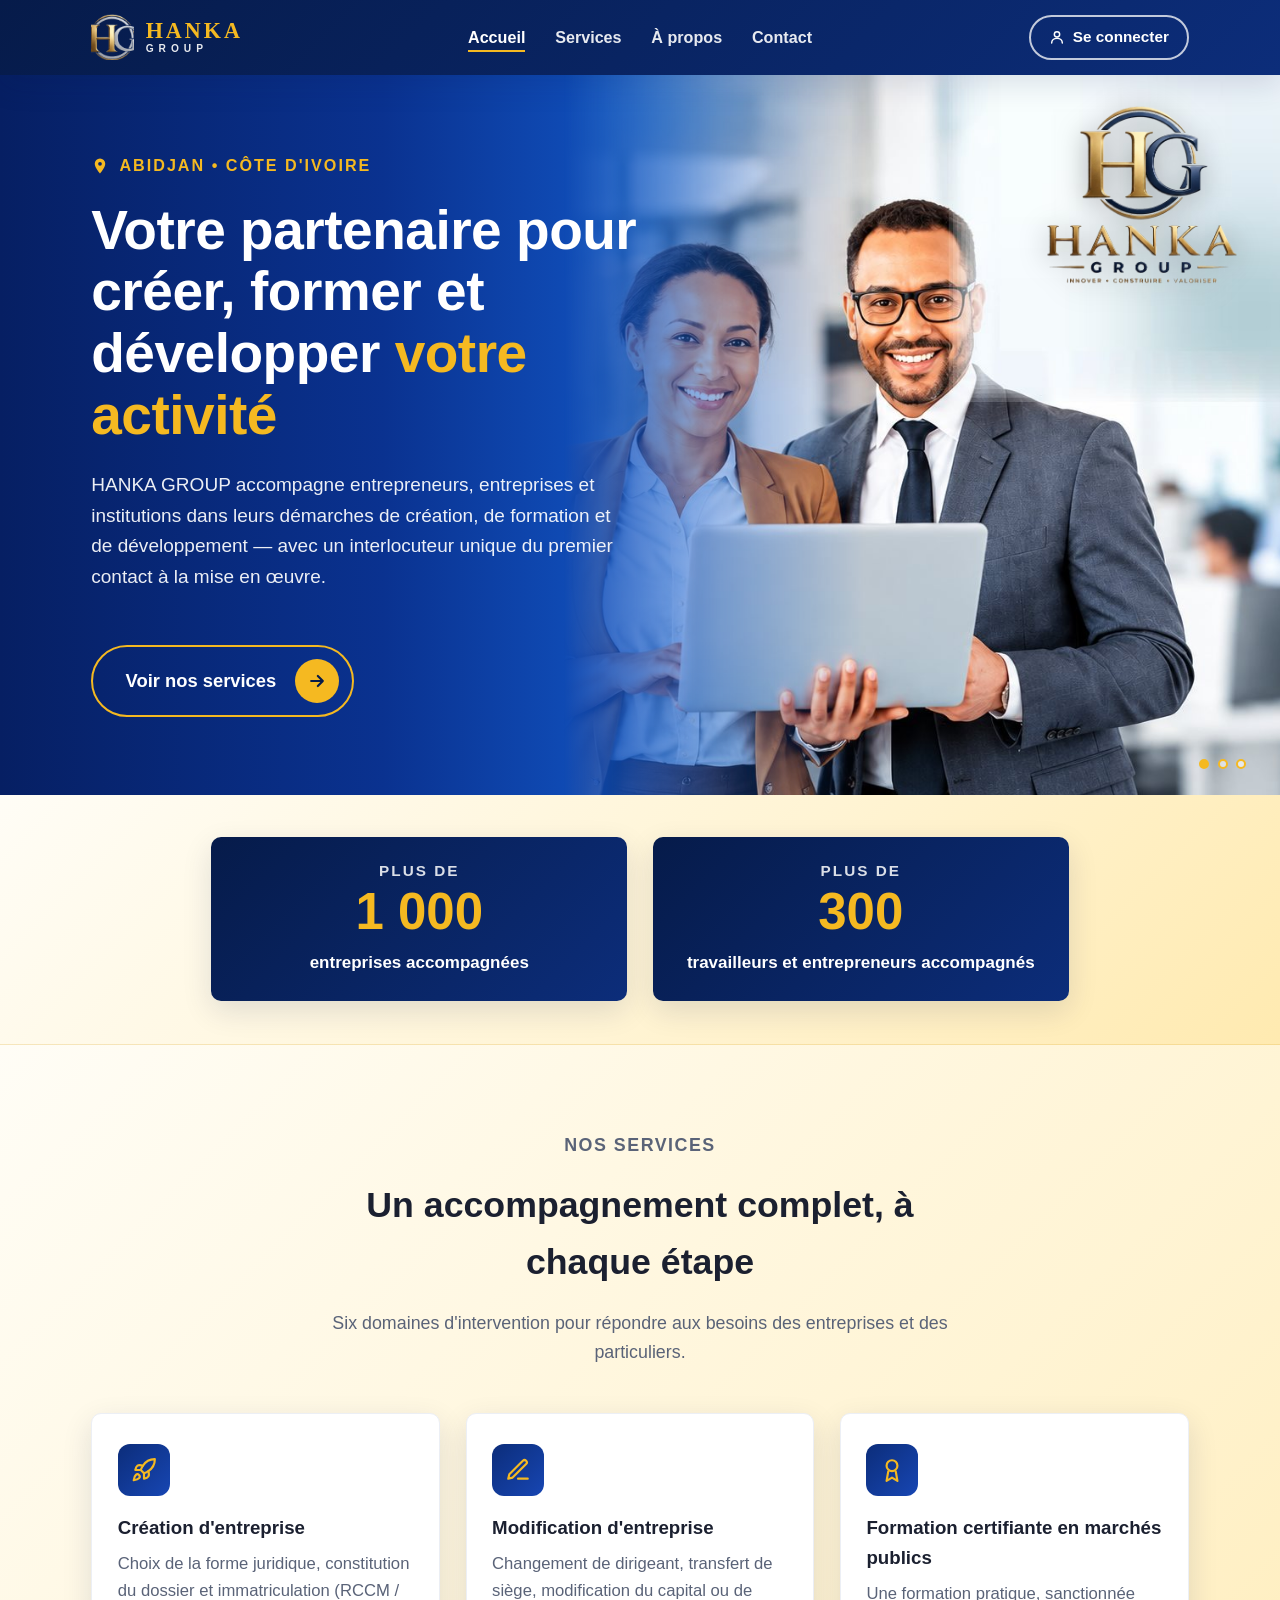
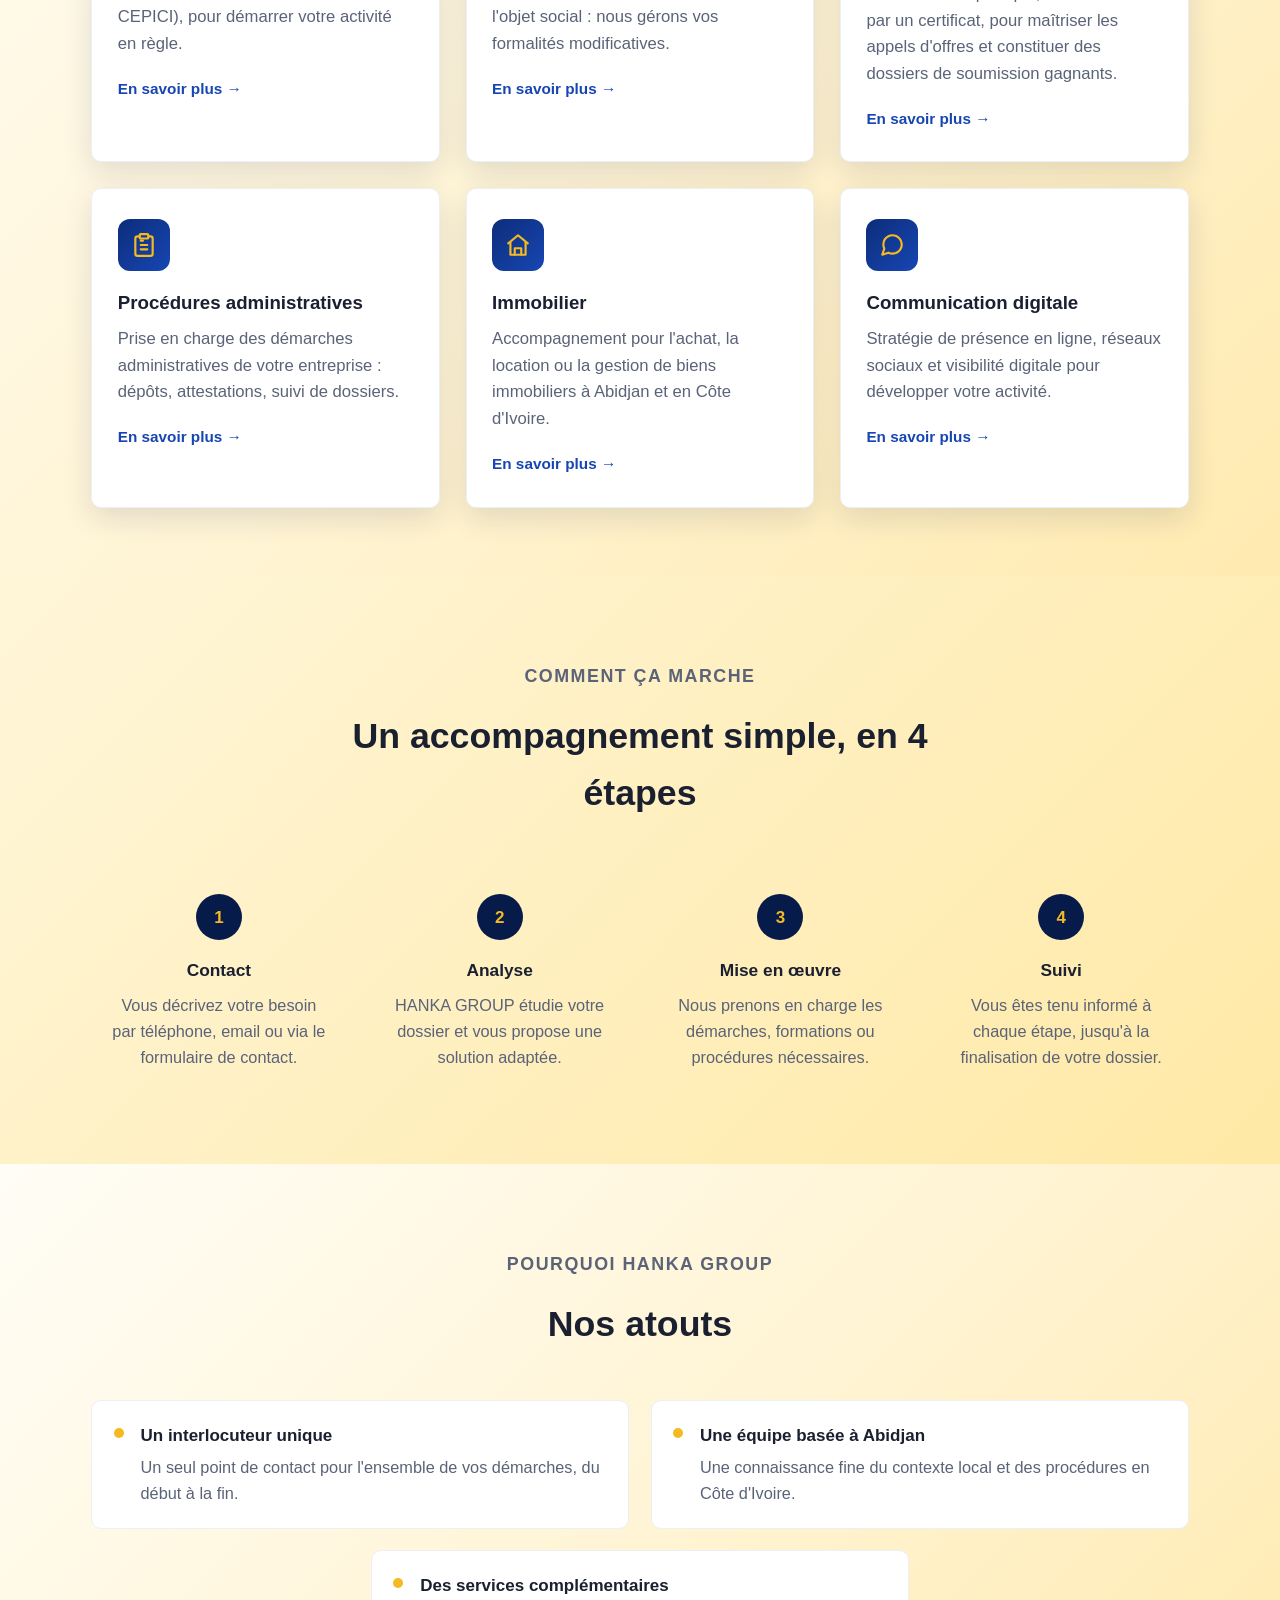
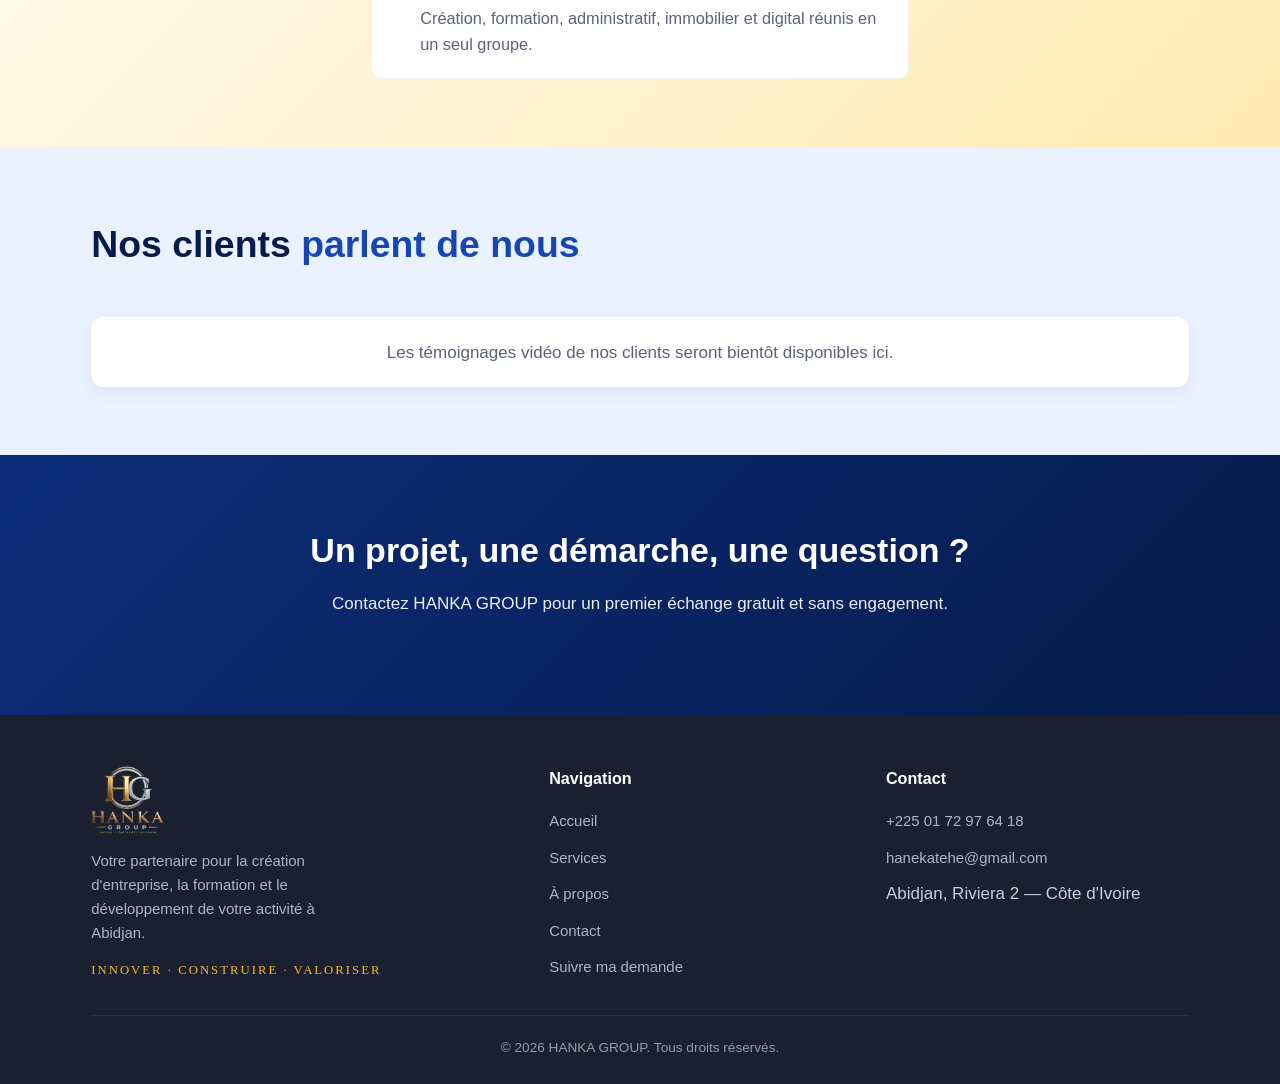
<file: index.html>
<!DOCTYPE html>
<html lang="fr">
<head>
<meta charset="UTF-8">
<meta name="viewport" content="width=device-width, initial-scale=1.0">
<title>HANKA GROUP — Création d'entreprise, formations &amp; services aux professionnels à Abidjan</title>
<meta name="description" content="HANKA GROUP accompagne les entreprises et les particuliers à Abidjan : création et modification d'entreprise, formation certifiante en marchés publics, procédures administratives, immobilier et communication digitale.">
<link rel="canonical" href="https://hankagroup.ci/">
<meta property="og:title" content="HANKA GROUP — Abidjan, Côte d'Ivoire">
<meta property="og:description" content="Création d'entreprise, formations, procédures administratives, immobilier et communication digitale.">
<meta property="og:type" content="website">
<link rel="icon" href="assets/favicon.png" type="image/png">
<link rel="apple-touch-icon" href="assets/apple-touch-icon.png">
<link rel="stylesheet" href="css/style.css?v=202610162058">
<script type="application/ld+json">
{"@context":"https://schema.org","@type":"ProfessionalService","name":"HANKA GROUP","url":"https://hankagroup.ci/","logo":"https://hankagroup.ci/assets/apple-touch-icon.png","description":"Création et modification d'entreprise, formation certifiante en marchés publics, procédures administratives, immobilier et communication digitale à Abidjan.","telephone":"+2250172976418","email":"hanekatehe@gmail.com","address":{"@type":"PostalAddress","streetAddress":"Riviera 2","addressLocality":"Abidjan","addressCountry":"CI"},"areaServed":"Côte d'Ivoire","openingHours":"Mo-Fr 08:00-17:00"}
</script>
</head>
<body>

<header class="site-header">
  <nav class="nav container">
    <a href="index.html" class="logo" aria-label="HANKA GROUP — accueil">
      <img src="assets/logo-hanka-mark-clair.png" alt="Logo HANKA GROUP">
      <span class="logo-text">
        <span class="logo-name">HANKA</span>
        <span class="logo-group">GROUP</span>
      </span>
    </a>
    <button class="nav-toggle" aria-label="Ouvrir le menu" aria-expanded="false">
      <span></span><span></span><span></span>
    </button>
    <ul class="nav-links">
      <li><a href="index.html" aria-current="page">Accueil</a></li>
      <li><a href="services.html">Services</a></li>
      <li><a href="a-propos.html">À propos</a></li>
      <li><a href="contact.html">Contact</a></li>
    </ul>
    <div class="nav-droite">
      <a href="connexion.html" class="nav-connexion"><svg width="16" height="16" viewBox="0 0 24 24" fill="none" stroke="currentColor" stroke-width="2.2" stroke-linecap="round" stroke-linejoin="round" aria-hidden="true"><circle cx="12" cy="8" r="4"/><path d="M4 21c0-4 3.6-7 8-7s8 3 8 7"/></svg>Se connecter</a>
    </div>
  </nav>
</header>

<main>

  <section class="hero hero-v3">
    <!-- Photos qui défilent à droite, fondues dans le dégradé bleu (modifiables dans l'admin : onglet Visuels) -->
    <div class="hero-slider hero-v3-photos" aria-roledescription="carrousel" aria-label="HANKA GROUP en images">
      <div class="hero-slide is-active">
        <img data-visuel="accueil-diapo-1" src="assets/hero/equipe-ordinateur.jpg" alt="Deux professionnels souriants avec un ordinateur portable">
      </div>
      <div class="hero-slide">
        <img data-visuel="accueil-diapo-2" src="assets/hero/formation-salle.jpg" alt="Participants lors d'une session de formation HANKA GROUP">
      </div>
      <div class="hero-slide">
        <img data-visuel="accueil-diapo-3" src="assets/hero/intervenante.jpg" alt="Une intervenante prend la parole au micro">
      </div>
      <div class="hero-dots" role="tablist" aria-label="Choisir une image"></div>
    </div>
    <img class="hero-v3-logo" src="assets/logo-hanka-group.png" alt="HANKA GROUP — Innover, Construire, Valoriser">

    <div class="container hero-v3-contenu">
      <div class="hero-v3-texte">
        <p class="hero-v3-lieu">
          <svg width="18" height="18" viewBox="0 0 24 24" aria-hidden="true"><path fill="currentColor" d="M12 2a7 7 0 0 0-7 7c0 5.25 7 13 7 13s7-7.75 7-13a7 7 0 0 0-7-7zm0 9.5A2.5 2.5 0 1 1 12 6.5a2.5 2.5 0 0 1 0 5z"/></svg>
          Abidjan • Côte d'Ivoire
        </p>
        <h1>Votre partenaire pour créer, former et développer <span>votre activité</span></h1>
        <p>HANKA GROUP accompagne entrepreneurs, entreprises et institutions dans leurs démarches de création, de formation et de développement — avec un interlocuteur unique du premier contact à la mise en œuvre.</p>
        <a href="services.html" class="hero-v3-bouton">
          Voir nos services
          <span aria-hidden="true">
            <svg width="20" height="20" viewBox="0 0 24 24" fill="none" stroke="currentColor" stroke-width="2.6" stroke-linecap="round" stroke-linejoin="round"><path d="M5 12h14M13 6l6 6-6 6"/></svg>
          </span>
        </a>
      </div>
    </div>
  </section>


  <section class="chiffres" aria-label="HANKA GROUP en chiffres">
    <div class="container chiffres-grid">
      <div class="chiffre">
        <p class="chiffre-valeur"><small>Plus de</small> 1&nbsp;000</p>
        <p class="chiffre-libelle">entreprises accompagnées</p>
      </div>
      <div class="chiffre">
        <p class="chiffre-valeur"><small>Plus de</small> 300</p>
        <p class="chiffre-libelle">travailleurs et entrepreneurs accompagnés</p>
      </div>
    </div>
  </section>

  <section id="services">
    <div class="container">
      <div class="section-head">
        <p class="section-eyebrow">Nos services</p>
        <h2>Un accompagnement complet, à chaque étape</h2>
        <p>Six domaines d'intervention pour répondre aux besoins des entreprises et des particuliers.</p>
      </div>
      <div class="services-grid">

        <article class="service-card">
          <div class="service-icon" aria-hidden="true">
            <svg width="26" height="26" viewBox="0 0 24 24" fill="none" stroke="currentColor" stroke-width="2" stroke-linecap="round" stroke-linejoin="round"><path d="M4.5 16.5c-1.5 1.26-2 5-2 5s3.74-.5 5-2c.71-.84.7-2.13-.09-2.91a2.18 2.18 0 0 0-2.91-.09z"/><path d="M12 15l-3-3a22 22 0 0 1 2-3.95A12.88 12.88 0 0 1 22 2c0 2.72-.78 7.5-6 11a22.35 22.35 0 0 1-4 2z"/><path d="M9 12H4s.55-3.03 2-4c1.62-1.08 5 0 5 0"/><path d="M12 15v5s3.03-.55 4-2c1.08-1.62 0-5 0-5"/></svg>
          </div>
          <h3>Création d'entreprise</h3>
          <p>Choix de la forme juridique, constitution du dossier et immatriculation (RCCM / CEPICI), pour démarrer votre activité en règle.</p>
          <a href="services.html#creation">En savoir plus →</a>
        </article>

        <article class="service-card">
          <div class="service-icon" aria-hidden="true">
            <svg width="26" height="26" viewBox="0 0 24 24" fill="none" stroke="currentColor" stroke-width="2" stroke-linecap="round" stroke-linejoin="round"><path d="M12 20h9"/><path d="M16.5 3.5a2.12 2.12 0 0 1 3 3L7 19l-4 1 1-4z"/></svg>
          </div>
          <h3>Modification d'entreprise</h3>
          <p>Changement de dirigeant, transfert de siège, modification du capital ou de l'objet social : nous gérons vos formalités modificatives.</p>
          <a href="services.html#modification">En savoir plus →</a>
        </article>

        <article class="service-card">
          <div class="service-icon" aria-hidden="true">
            <svg width="26" height="26" viewBox="0 0 24 24" fill="none" stroke="currentColor" stroke-width="2" stroke-linecap="round" stroke-linejoin="round"><circle cx="12" cy="8" r="5"/><path d="M8.5 13.5L7 22l5-3 5 3-1.5-8.5"/></svg>
          </div>
          <h3>Formation certifiante en marchés publics</h3>
          <p>Une formation pratique, sanctionnée par un certificat, pour maîtriser les appels d'offres et constituer des dossiers de soumission gagnants.</p>
          <a href="services.html#formation">En savoir plus →</a>
        </article>

        <article class="service-card">
          <div class="service-icon" aria-hidden="true">
            <svg width="26" height="26" viewBox="0 0 24 24" fill="none" stroke="currentColor" stroke-width="2" stroke-linecap="round" stroke-linejoin="round"><rect x="8" y="2" width="8" height="4" rx="1"/><path d="M16 4h2a2 2 0 0 1 2 2v14a2 2 0 0 1-2 2H6a2 2 0 0 1-2-2V6a2 2 0 0 1 2-2h2"/><path d="M9 12h6M9 16h6M9 8h2"/></svg>
          </div>
          <h3>Procédures administratives</h3>
          <p>Prise en charge des démarches administratives de votre entreprise : dépôts, attestations, suivi de dossiers.</p>
          <a href="services.html#procedures">En savoir plus →</a>
        </article>

        <article class="service-card">
          <div class="service-icon" aria-hidden="true">
            <svg width="26" height="26" viewBox="0 0 24 24" fill="none" stroke="currentColor" stroke-width="2" stroke-linecap="round" stroke-linejoin="round"><path d="M3 10.5L12 3l9 7.5"/><path d="M5 9.5V21h14V9.5"/><path d="M9 21v-6h6v6"/></svg>
          </div>
          <h3>Immobilier</h3>
          <p>Accompagnement pour l'achat, la location ou la gestion de biens immobiliers à Abidjan et en Côte d'Ivoire.</p>
          <a href="services.html#immobilier">En savoir plus →</a>
        </article>

        <article class="service-card">
          <div class="service-icon" aria-hidden="true">
            <svg width="26" height="26" viewBox="0 0 24 24" fill="none" stroke="currentColor" stroke-width="2" stroke-linecap="round" stroke-linejoin="round"><path d="M21 11.5a8.38 8.38 0 0 1-.9 3.8 8.5 8.5 0 0 1-7.6 4.7 8.38 8.38 0 0 1-3.8-.9L3 21l1.9-5.7a8.38 8.38 0 0 1-.9-3.8 8.5 8.5 0 0 1 4.7-7.6 8.38 8.38 0 0 1 3.8-.9h.5a8.48 8.48 0 0 1 8 8v.5z"/></svg>
          </div>
          <h3>Communication digitale</h3>
          <p>Stratégie de présence en ligne, réseaux sociaux et visibilité digitale pour développer votre activité.</p>
          <a href="services.html#communication">En savoir plus →</a>
        </article>

      </div>
    </div>
  </section>

  <section class="pubs" id="pubs" aria-labelledby="titre-pubs" hidden>
    <div class="container">
      <div class="pubs-head">
        <p class="section-eyebrow">À la une</p>
        <h2 id="titre-pubs">Offres et partenaires</h2>
      </div>
      <div class="pubs-grille" id="pubs-grille"></div>
    </div>
  </section>

  <section class="bg-alt">
    <div class="container">
      <div class="section-head">
        <p class="section-eyebrow">Comment ça marche</p>
        <h2>Un accompagnement simple, en 4 étapes</h2>
      </div>
      <div class="steps">
        <div class="step">
          <h3>Contact</h3>
          <p>Vous décrivez votre besoin par téléphone, email ou via le formulaire de contact.</p>
        </div>
        <div class="step">
          <h3>Analyse</h3>
          <p>HANKA GROUP étudie votre dossier et vous propose une solution adaptée.</p>
        </div>
        <div class="step">
          <h3>Mise en œuvre</h3>
          <p>Nous prenons en charge les démarches, formations ou procédures nécessaires.</p>
        </div>
        <div class="step">
          <h3>Suivi</h3>
          <p>Vous êtes tenu informé à chaque étape, jusqu'à la finalisation de votre dossier.</p>
        </div>
      </div>
    </div>
  </section>

  <section>
    <div class="container">
      <div class="section-head">
        <p class="section-eyebrow">Pourquoi HANKA GROUP</p>
        <h2>Nos atouts</h2>
      </div>
      <div class="features">
        <div class="feature">
          <span class="dot" aria-hidden="true"></span>
          <div>
            <h3>Un interlocuteur unique</h3>
            <p>Un seul point de contact pour l'ensemble de vos démarches, du début à la fin.</p>
          </div>
        </div>
        <div class="feature">
          <span class="dot" aria-hidden="true"></span>
          <div>
            <h3>Une équipe basée à Abidjan</h3>
            <p>Une connaissance fine du contexte local et des procédures en Côte d'Ivoire.</p>
          </div>
        </div>
        <div class="feature">
          <span class="dot" aria-hidden="true"></span>
          <div>
            <h3>Des services complémentaires</h3>
            <p>Création, formation, administratif, immobilier et digital réunis en un seul groupe.</p>
          </div>
        </div>
      </div>
    </div>
  </section>

  <section class="temoignages" id="temoignages" aria-labelledby="titre-temoignages">
    <div class="container">
      <div class="temoignages-head">
        <h2 id="titre-temoignages">Nos clients <span>parlent de nous</span></h2>
        <div class="temoignages-nav" aria-hidden="true" hidden>
          <button type="button" class="temoignages-fleche" data-sens="-1" tabindex="-1">←</button>
          <button type="button" class="temoignages-fleche" data-sens="1" tabindex="-1">→</button>
        </div>
      </div>
      <ul class="temoignages-liste" id="temoignages-liste"></ul>
      <p class="temoignages-bientot" id="temoignages-invitation">Les témoignages vidéo de nos clients seront bientôt disponibles ici.</p>
    </div>
  </section>

  <div class="video-modale" id="video-modale" role="dialog" aria-modal="true" aria-label="Témoignage vidéo" hidden>
    <div class="video-modale-fond" data-fermer></div>
    <div class="video-modale-contenu">
      <button type="button" class="video-modale-fermer" data-fermer aria-label="Fermer la vidéo">✕</button>
      <div class="video-modale-lecteur" id="video-lecteur"></div>
    </div>
  </div>

  <section class="cta-band">
    <div class="container">
      <h2>Un projet, une démarche, une question ?</h2>
      <p>Contactez HANKA GROUP pour un premier échange gratuit et sans engagement.</p>
    </div>
  </section>

</main>

<footer class="site-footer">
  <div class="container">
    <div class="footer-grid">
      <div>
        <img class="footer-logo" src="assets/logo-hanka-group-clair.png" alt="HANKA GROUP">
        <p style="font-size:0.88rem; opacity:0.85; max-width:32ch;">Votre partenaire pour la création d'entreprise, la formation et le développement de votre activité à Abidjan.</p>
        <p class="footer-tagline">Innover · Construire · Valoriser</p>
      </div>
      <div>
        <h3>Navigation</h3>
        <ul>
          <li><a href="index.html">Accueil</a></li>
          <li><a href="services.html">Services</a></li>
          <li><a href="a-propos.html">À propos</a></li>
          <li><a href="contact.html">Contact</a></li>
          <li><a href="suivi.html">Suivre ma demande</a></li>
        </ul>
      </div>
      <div>
        <h3>Contact</h3>
        <ul>
          <li><a href="tel:+2250172976418">+225 01 72 97 64 18</a></li>
          <li><a href="mailto:hanekatehe@gmail.com">hanekatehe@gmail.com</a></li>
          <li>Abidjan, Riviera 2 — Côte d'Ivoire</li>
        </ul>
      </div>
    </div>
    <div class="footer-bottom">
      &copy; <span id="year"></span> HANKA GROUP. Tous droits réservés.
    </div>
  </div>
</footer>

<script src="js/script.js?v=202610162058"></script>
<script src="js/config.js?v=202610162058"></script>
<script src="js/temoignages.js?v=202610162058"></script>
<script src="js/visuels.js?v=202610162058"></script>
<script src="js/publicites.js?v=202610162058"></script>
<script>document.getElementById("year").textContent = new Date().getFullYear();</script>
</body>
</html>
</file>
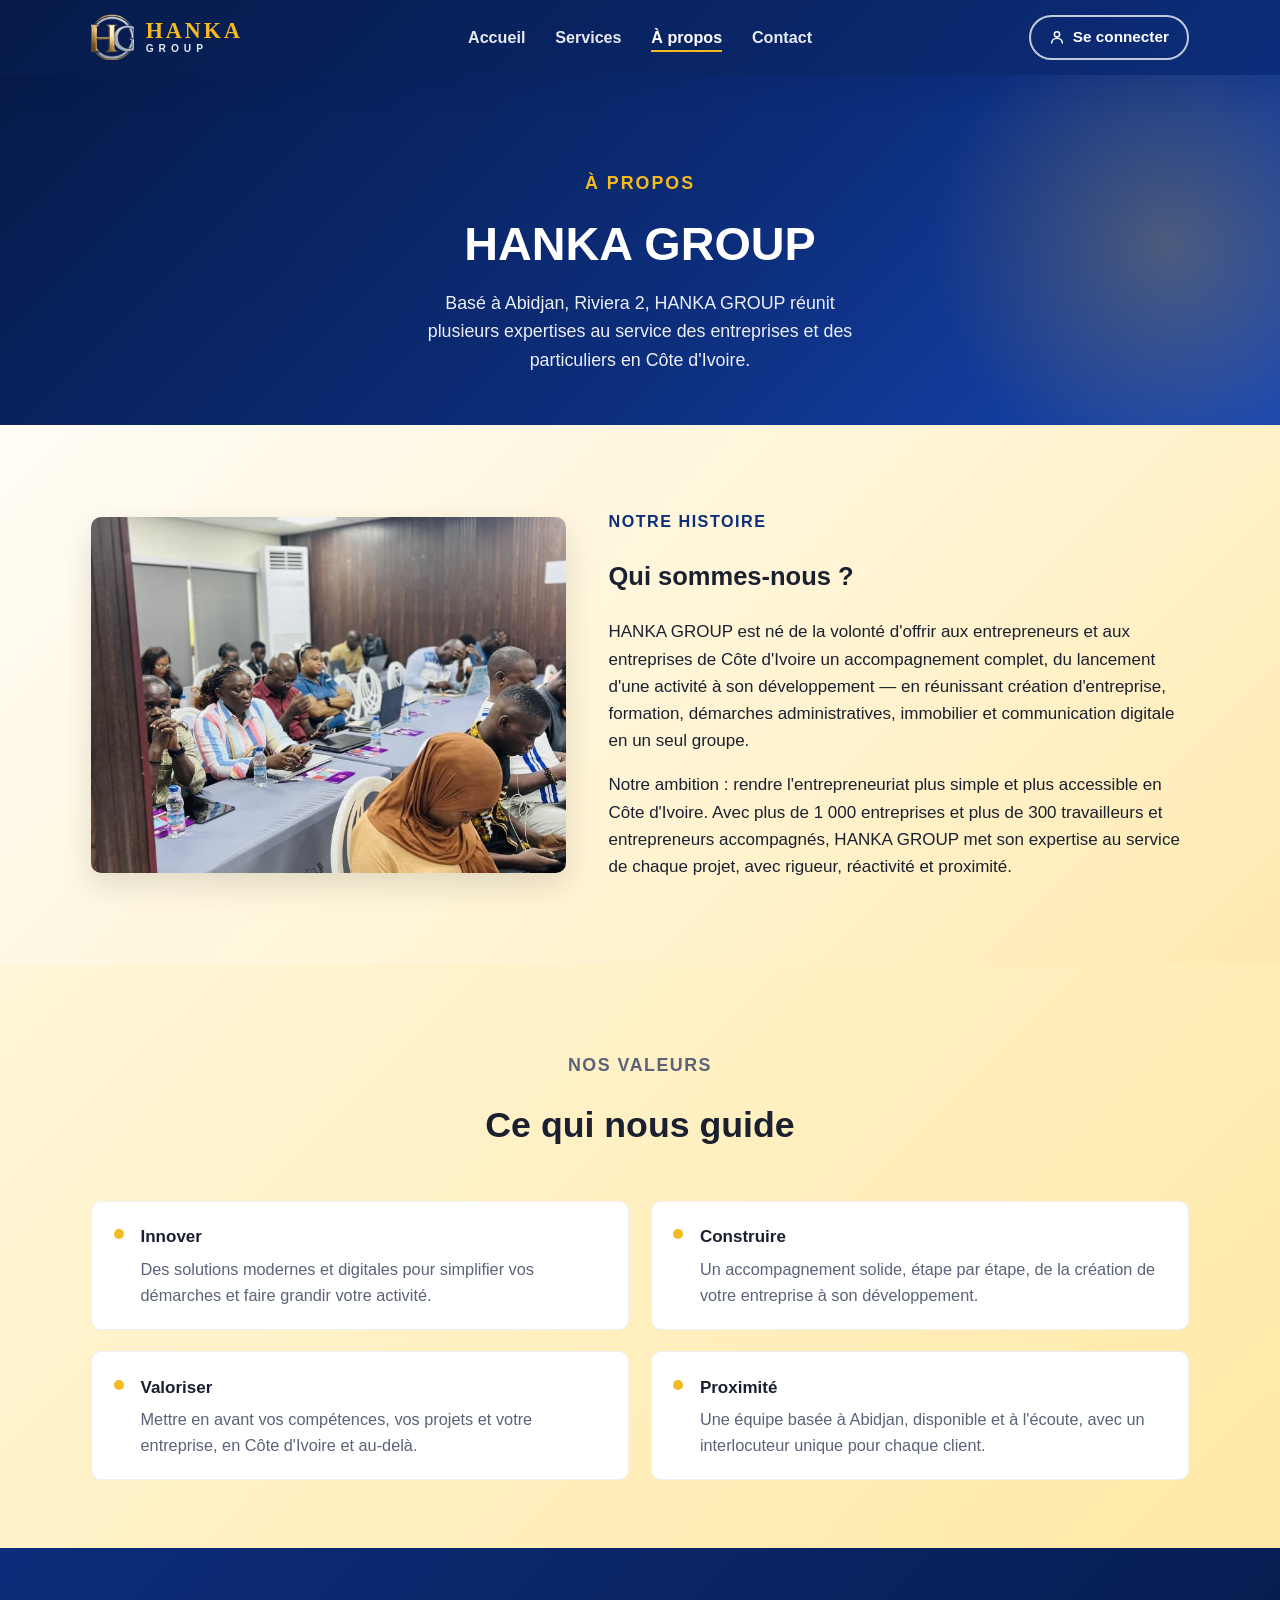
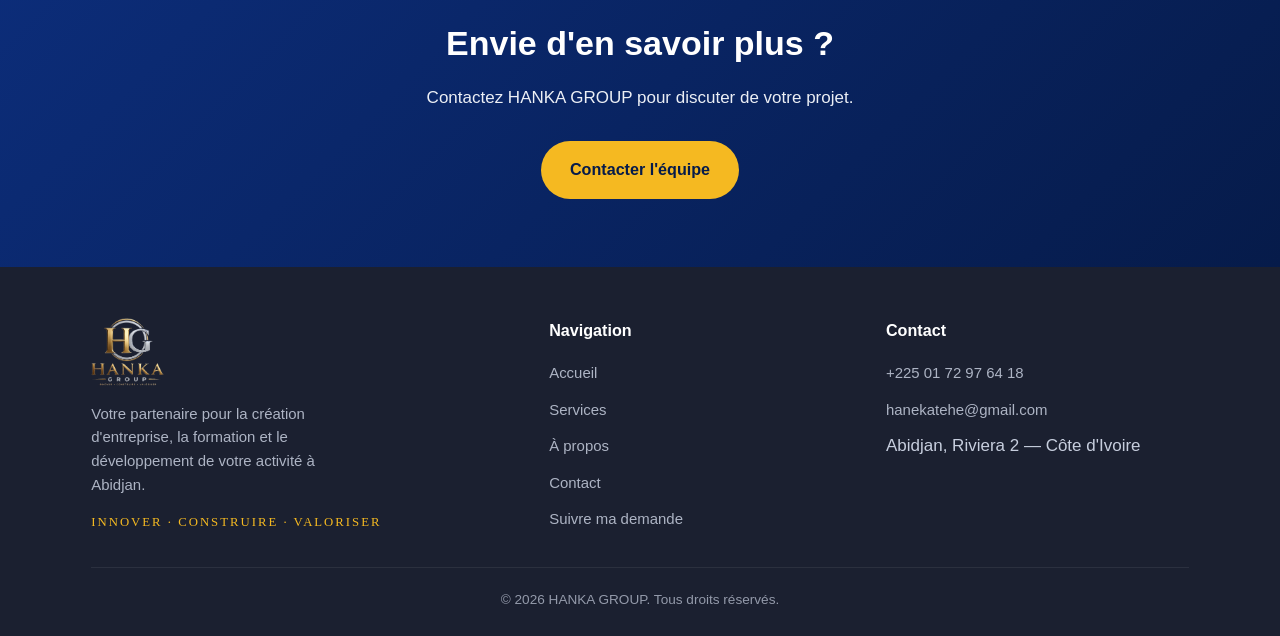
<file: a-propos.html>
<!DOCTYPE html>
<html lang="fr">
<head>
<meta charset="UTF-8">
<meta name="viewport" content="width=device-width, initial-scale=1.0">
<title>À propos — HANKA GROUP</title>
<meta name="description" content="HANKA GROUP, basé à Abidjan (Riviera 2), accompagne entreprises et particuliers en Côte d'Ivoire sur la création d'entreprise, la formation et le développement d'activité.">
<link rel="canonical" href="https://hankagroup.ci/a-propos.html">
<link rel="icon" href="assets/favicon.png" type="image/png">
<link rel="apple-touch-icon" href="assets/apple-touch-icon.png">
<link rel="stylesheet" href="css/style.css?v=202610162058">
</head>
<body>

<header class="site-header">
  <nav class="nav container">
    <a href="index.html" class="logo" aria-label="HANKA GROUP — accueil">
      <img src="assets/logo-hanka-mark-clair.png" alt="Logo HANKA GROUP">
      <span class="logo-text">
        <span class="logo-name">HANKA</span>
        <span class="logo-group">GROUP</span>
      </span>
    </a>
    <button class="nav-toggle" aria-label="Ouvrir le menu" aria-expanded="false">
      <span></span><span></span><span></span>
    </button>
    <ul class="nav-links">
      <li><a href="index.html">Accueil</a></li>
      <li><a href="services.html">Services</a></li>
      <li><a href="a-propos.html" aria-current="page">À propos</a></li>
      <li><a href="contact.html">Contact</a></li>
    </ul>
    <div class="nav-droite">
      <a href="connexion.html" class="nav-connexion"><svg width="16" height="16" viewBox="0 0 24 24" fill="none" stroke="currentColor" stroke-width="2.2" stroke-linecap="round" stroke-linejoin="round" aria-hidden="true"><circle cx="12" cy="8" r="4"/><path d="M4 21c0-4 3.6-7 8-7s8 3 8 7"/></svg>Se connecter</a>
    </div>
  </nav>
</header>

<main>

  <section class="hero" style="padding-bottom:3rem;">
    <div class="container" style="grid-template-columns:1fr; text-align:center;">
      <div>
        <p class="hero-eyebrow">À propos</p>
        <h1>HANKA GROUP</h1>
        <p style="margin:0 auto;">Basé à Abidjan, Riviera 2, HANKA GROUP réunit plusieurs expertises au service des entreprises et des particuliers en Côte d'Ivoire.</p>
      </div>
    </div>
  </section>

  <section>
    <div class="container about-grid">
      <img data-visuel="apropos-photo" class="service-photo" src="assets/hero/formation-salle.jpg" alt="Participants lors d'une session de formation HANKA GROUP à Abidjan">
      <div>
        <p class="section-eyebrow">Notre histoire</p>
        <h2>Qui sommes-nous ?</h2>
        <p>HANKA GROUP est né de la volonté d'offrir aux entrepreneurs et aux entreprises de Côte d'Ivoire un accompagnement complet, du lancement d'une activité à son développement — en réunissant création d'entreprise, formation, démarches administratives, immobilier et communication digitale en un seul groupe.</p>
        <p>Notre ambition : rendre l'entrepreneuriat plus simple et plus accessible en Côte d'Ivoire. Avec plus de 1 000 entreprises et plus de 300 travailleurs et entrepreneurs accompagnés, HANKA GROUP met son expertise au service de chaque projet, avec rigueur, réactivité et proximité.</p>
      </div>
    </div>
  </section>

  <section class="bg-alt">
    <div class="container">
      <div class="section-head">
        <p class="section-eyebrow">Nos valeurs</p>
        <h2>Ce qui nous guide</h2>
      </div>
      <div class="features">
        <div class="feature">
          <span class="dot" aria-hidden="true"></span>
          <div>
            <h3>Innover</h3>
            <p>Des solutions modernes et digitales pour simplifier vos démarches et faire grandir votre activité.</p>
          </div>
        </div>
        <div class="feature">
          <span class="dot" aria-hidden="true"></span>
          <div>
            <h3>Construire</h3>
            <p>Un accompagnement solide, étape par étape, de la création de votre entreprise à son développement.</p>
          </div>
        </div>
        <div class="feature">
          <span class="dot" aria-hidden="true"></span>
          <div>
            <h3>Valoriser</h3>
            <p>Mettre en avant vos compétences, vos projets et votre entreprise, en Côte d'Ivoire et au-delà.</p>
          </div>
        </div>
        <div class="feature">
          <span class="dot" aria-hidden="true"></span>
          <div>
            <h3>Proximité</h3>
            <p>Une équipe basée à Abidjan, disponible et à l'écoute, avec un interlocuteur unique pour chaque client.</p>
          </div>
        </div>
      </div>
    </div>
  </section>

  <section class="cta-band">
    <div class="container">
      <h2>Envie d'en savoir plus ?</h2>
      <p>Contactez HANKA GROUP pour discuter de votre projet.</p>
      <a href="contact.html" class="btn btn-primary">Contacter l'équipe</a>
    </div>
  </section>

</main>

<footer class="site-footer">
  <div class="container">
    <div class="footer-grid">
      <div>
        <img class="footer-logo" src="assets/logo-hanka-group-clair.png" alt="HANKA GROUP">
        <p style="font-size:0.88rem; opacity:0.85; max-width:32ch;">Votre partenaire pour la création d'entreprise, la formation et le développement de votre activité à Abidjan.</p>
        <p class="footer-tagline">Innover · Construire · Valoriser</p>
      </div>
      <div>
        <h3>Navigation</h3>
        <ul>
          <li><a href="index.html">Accueil</a></li>
          <li><a href="services.html">Services</a></li>
          <li><a href="a-propos.html">À propos</a></li>
          <li><a href="contact.html">Contact</a></li>
          <li><a href="suivi.html">Suivre ma demande</a></li>
        </ul>
      </div>
      <div>
        <h3>Contact</h3>
        <ul>
          <li><a href="tel:+2250172976418">+225 01 72 97 64 18</a></li>
          <li><a href="mailto:hanekatehe@gmail.com">hanekatehe@gmail.com</a></li>
          <li>Abidjan, Riviera 2 — Côte d'Ivoire</li>
        </ul>
      </div>
    </div>
    <div class="footer-bottom">
      &copy; <span id="year"></span> HANKA GROUP. Tous droits réservés.
    </div>
  </div>
</footer>

<script src="js/script.js?v=202610162058"></script>
<script src="js/config.js?v=202610162058"></script>
<script src="js/visuels.js?v=202610162058"></script>
<script>document.getElementById("year").textContent = new Date().getFullYear();</script>
</body>
</html>
</file>
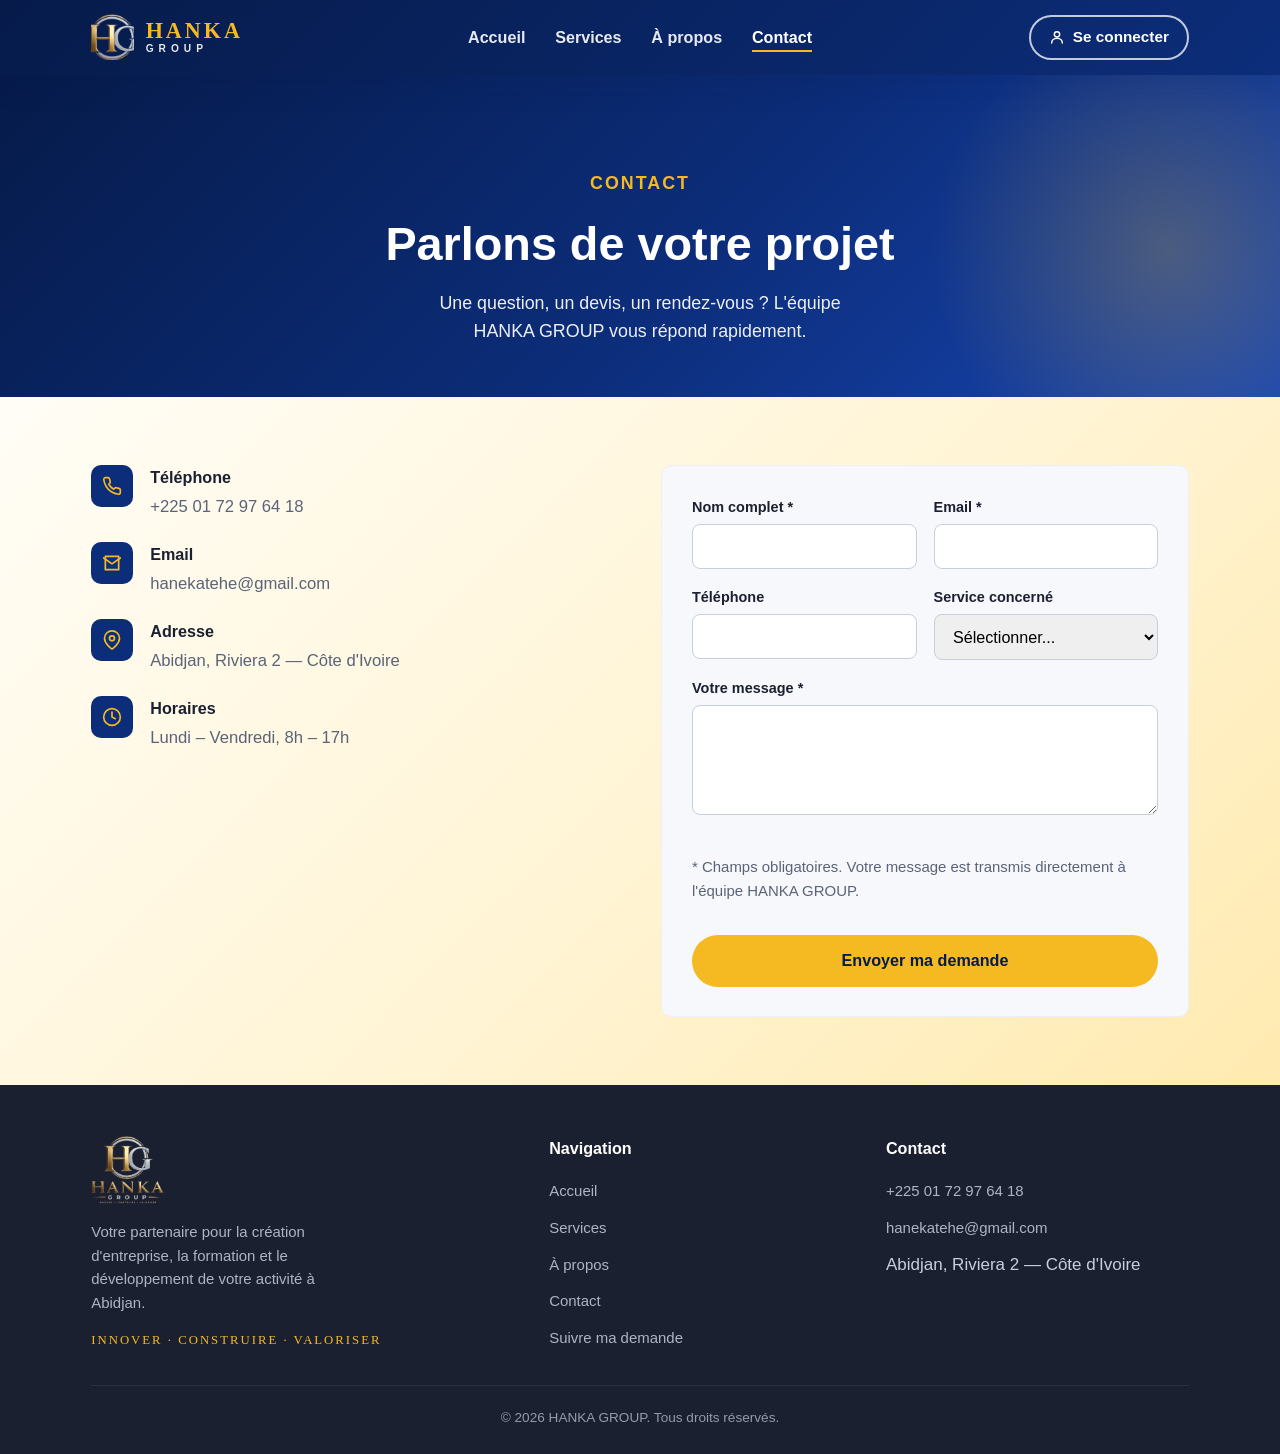
<file: contact.html>
<!DOCTYPE html>
<html lang="fr">
<head>
<meta charset="UTF-8">
<meta name="viewport" content="width=device-width, initial-scale=1.0">
<title>Contact — HANKA GROUP</title>
<meta name="description" content="Contactez HANKA GROUP à Abidjan, Riviera 2 : téléphone, email ou formulaire de contact pour un devis gratuit.">
<link rel="canonical" href="https://hankagroup.ci/contact.html">
<link rel="icon" href="assets/favicon.png" type="image/png">
<link rel="apple-touch-icon" href="assets/apple-touch-icon.png">
<link rel="stylesheet" href="css/style.css?v=202610162058">
</head>
<body>

<header class="site-header">
  <nav class="nav container">
    <a href="index.html" class="logo" aria-label="HANKA GROUP — accueil">
      <img src="assets/logo-hanka-mark-clair.png" alt="Logo HANKA GROUP">
      <span class="logo-text">
        <span class="logo-name">HANKA</span>
        <span class="logo-group">GROUP</span>
      </span>
    </a>
    <button class="nav-toggle" aria-label="Ouvrir le menu" aria-expanded="false">
      <span></span><span></span><span></span>
    </button>
    <ul class="nav-links">
      <li><a href="index.html">Accueil</a></li>
      <li><a href="services.html">Services</a></li>
      <li><a href="a-propos.html">À propos</a></li>
      <li><a href="contact.html" aria-current="page">Contact</a></li>
    </ul>
    <div class="nav-droite">
      <a href="connexion.html" class="nav-connexion"><svg width="16" height="16" viewBox="0 0 24 24" fill="none" stroke="currentColor" stroke-width="2.2" stroke-linecap="round" stroke-linejoin="round" aria-hidden="true"><circle cx="12" cy="8" r="4"/><path d="M4 21c0-4 3.6-7 8-7s8 3 8 7"/></svg>Se connecter</a>
    </div>
  </nav>
</header>

<main>

  <section class="hero" style="padding-bottom:3rem;">
    <div class="container" style="grid-template-columns:1fr; text-align:center;">
      <div>
        <p class="hero-eyebrow">Contact</p>
        <h1>Parlons de votre projet</h1>
        <p style="margin:0 auto;">Une question, un devis, un rendez-vous ? L'équipe HANKA GROUP vous répond rapidement.</p>
      </div>
    </div>
  </section>

  <section>
    <div class="container contact-grid">

      <div class="contact-info">
        <div class="contact-item">
          <div class="icon" aria-hidden="true">
            <svg width="20" height="20" viewBox="0 0 24 24" fill="none" stroke="currentColor" stroke-width="2" stroke-linecap="round" stroke-linejoin="round"><path d="M22 16.92v3a2 2 0 0 1-2.18 2 19.79 19.79 0 0 1-8.63-3.07 19.5 19.5 0 0 1-6-6 19.79 19.79 0 0 1-3.07-8.67A2 2 0 0 1 4.11 2h3a2 2 0 0 1 2 1.72c.127.96.361 1.903.7 2.81a2 2 0 0 1-.45 2.11L8.09 9.91a16 16 0 0 0 6 6l1.27-1.27a2 2 0 0 1 2.11-.45c.907.339 1.85.573 2.81.7A2 2 0 0 1 22 16.92z"/></svg>
          </div>
          <div>
            <h3>Téléphone</h3>
            <p><a href="tel:+2250172976418">+225 01 72 97 64 18</a></p>
          </div>
        </div>

        <div class="contact-item">
          <div class="icon" aria-hidden="true">
            <svg width="20" height="20" viewBox="0 0 24 24" fill="none" stroke="currentColor" stroke-width="2" stroke-linecap="round" stroke-linejoin="round"><path d="M4 4h16v16H4z"/><path d="M22 6l-10 7L2 6"/></svg>
          </div>
          <div>
            <h3>Email</h3>
            <p><a href="mailto:hanekatehe@gmail.com">hanekatehe@gmail.com</a></p>
          </div>
        </div>

        <div class="contact-item">
          <div class="icon" aria-hidden="true">
            <svg width="20" height="20" viewBox="0 0 24 24" fill="none" stroke="currentColor" stroke-width="2" stroke-linecap="round" stroke-linejoin="round"><path d="M21 10c0 7-9 13-9 13s-9-6-9-13a9 9 0 0 1 18 0z"/><circle cx="12" cy="10" r="3"/></svg>
          </div>
          <div>
            <h3>Adresse</h3>
            <p>Abidjan, Riviera 2 — Côte d'Ivoire</p>
          </div>
        </div>

        <div class="contact-item">
          <div class="icon" aria-hidden="true">
            <svg width="20" height="20" viewBox="0 0 24 24" fill="none" stroke="currentColor" stroke-width="2" stroke-linecap="round" stroke-linejoin="round"><circle cx="12" cy="12" r="10"/><polyline points="12 6 12 12 16 14"/></svg>
          </div>
          <div>
            <h3>Horaires</h3>
            <p>Lundi – Vendredi, 8h – 17h</p>
          </div>
        </div>
      </div>

      <form class="contact-form" aria-label="Formulaire de contact">
        <div class="form-row">
          <div>
            <label for="nom">Nom complet *</label>
            <input type="text" id="nom" name="nom" required>
          </div>
          <div>
            <label for="email">Email *</label>
            <input type="email" id="email" name="email" required>
          </div>
        </div>
        <div class="form-row">
          <div>
            <label for="telephone">Téléphone</label>
            <input type="tel" id="telephone" name="telephone">
          </div>
          <div>
            <label for="service">Service concerné</label>
            <select id="service" name="service">
              <option value="">Sélectionner...</option>
              <option>Création d'entreprise</option>
              <option>Modification d'entreprise</option>
              <option>Formation certifiante en marchés publics</option>
              <option>Procédures administratives</option>
              <option>Immobilier</option>
              <option>Communication digitale</option>
              <option>Autre</option>
            </select>
          </div>
        </div>
        <div>
          <label for="message">Votre message *</label>
          <textarea id="message" name="message" required></textarea>
        </div>
        <div class="hp" aria-hidden="true">
          <label for="site_web">Ne pas remplir</label>
          <input type="text" id="site_web" name="site_web" tabindex="-1" autocomplete="off">
        </div>
        <p class="form-note">* Champs obligatoires. Votre message est transmis directement à l'équipe HANKA GROUP.</p>
        <p class="wizard-error" id="contact-erreur" hidden></p>
        <button type="submit" class="btn btn-primary">Envoyer ma demande</button>
      </form>
      <div class="contact-merci" id="contact-merci" hidden tabindex="-1">
        <div class="done-icon" aria-hidden="true">✓</div>
        <h3>Message envoyé.</h3>
        <p>Merci ! L'équipe HANKA GROUP vous répond dans les plus brefs délais.</p>
        <p class="done-ref" id="contact-ref"></p>
        <p class="done-suivi" id="contact-suivi" hidden></p>
      </div>

    </div>
  </section>

</main>

<footer class="site-footer">
  <div class="container">
    <div class="footer-grid">
      <div>
        <img class="footer-logo" src="assets/logo-hanka-group-clair.png" alt="HANKA GROUP">
        <p style="font-size:0.88rem; opacity:0.85; max-width:32ch;">Votre partenaire pour la création d'entreprise, la formation et le développement de votre activité à Abidjan.</p>
        <p class="footer-tagline">Innover · Construire · Valoriser</p>
      </div>
      <div>
        <h3>Navigation</h3>
        <ul>
          <li><a href="index.html">Accueil</a></li>
          <li><a href="services.html">Services</a></li>
          <li><a href="a-propos.html">À propos</a></li>
          <li><a href="contact.html">Contact</a></li>
          <li><a href="suivi.html">Suivre ma demande</a></li>
        </ul>
      </div>
      <div>
        <h3>Contact</h3>
        <ul>
          <li><a href="tel:+2250172976418">+225 01 72 97 64 18</a></li>
          <li><a href="mailto:hanekatehe@gmail.com">hanekatehe@gmail.com</a></li>
          <li>Abidjan, Riviera 2 — Côte d'Ivoire</li>
        </ul>
      </div>
    </div>
    <div class="footer-bottom">
      &copy; <span id="year"></span> HANKA GROUP. Tous droits réservés.
    </div>
  </div>
</footer>

<script src="js/script.js?v=202610162058"></script>
<script src="js/config.js?v=202610162058"></script>
<script>document.getElementById("year").textContent = new Date().getFullYear();</script>
</body>
</html>
</file>
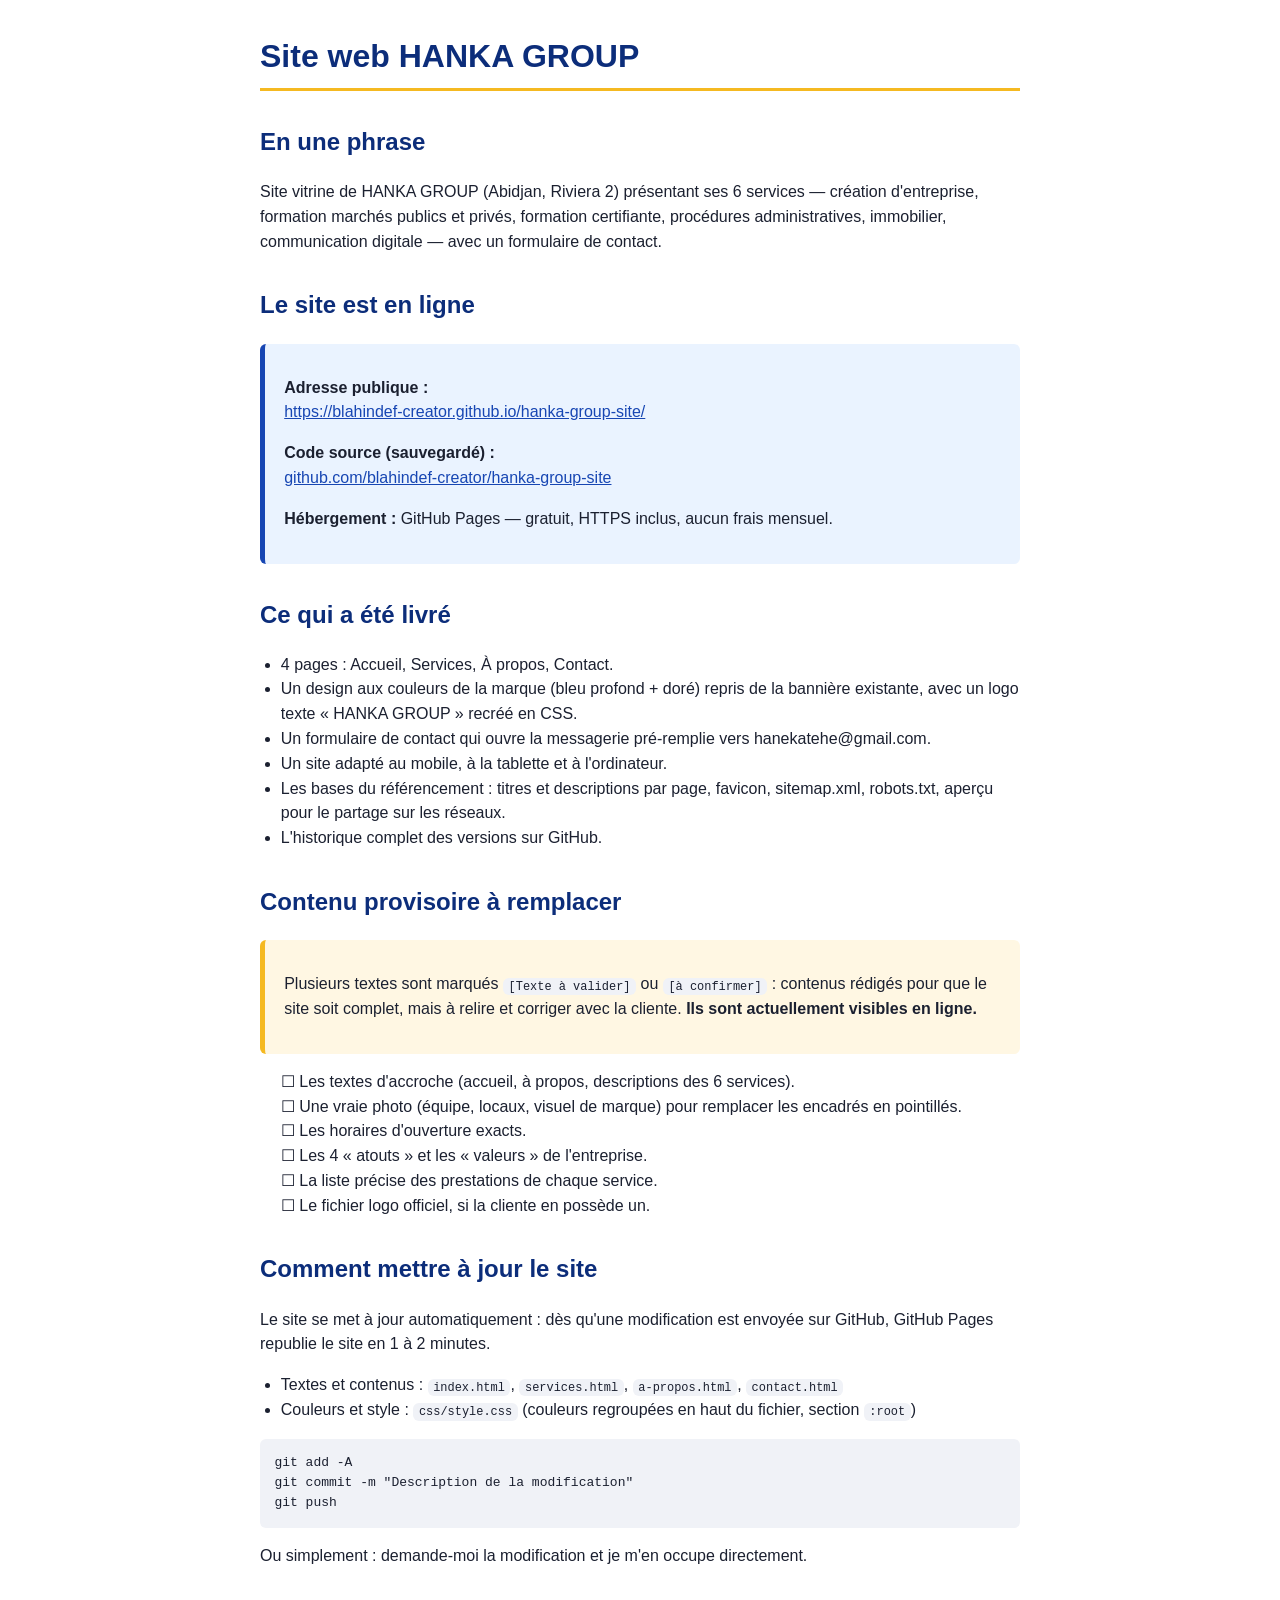
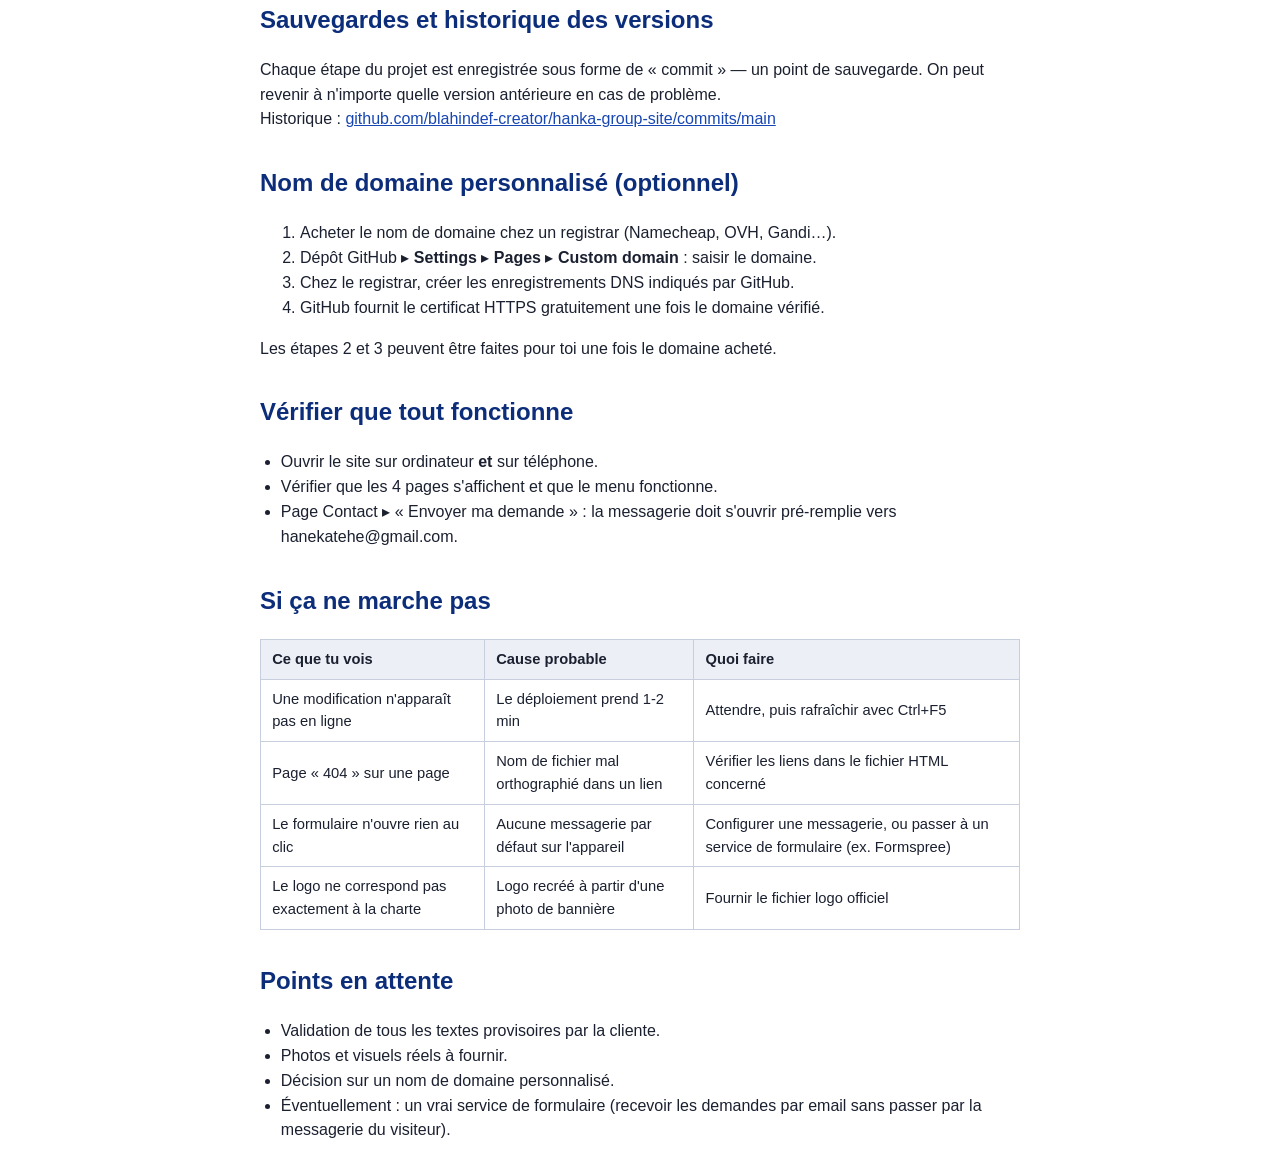
<file: README-hanka-group.html>
<!DOCTYPE html>
<html lang="fr">
<head>
<meta charset="UTF-8">
<title>README — HANKA GROUP</title>
<style>
  body { font-family: "Segoe UI", Arial, sans-serif; color: #1b2030; max-width: 760px; margin: 2rem auto; padding: 0 1rem; line-height: 1.55; }
  h1 { color: #0c2d7a; border-bottom: 3px solid #f5b921; padding-bottom: 0.4rem; }
  h2 { color: #0c2d7a; margin-top: 2rem; }
  code, pre { background: #f0f2f7; border-radius: 6px; }
  pre { padding: 0.9rem; overflow-x: auto; }
  code { padding: 0.1rem 0.35rem; font-size: 0.92em; }
  ul { padding-left: 1.3rem; }
  table { border-collapse: collapse; width: 100%; margin: 1rem 0; }
  th, td { border: 1px solid #c7cede; padding: 0.5rem 0.7rem; text-align: left; font-size: 0.92rem; }
  th { background: #eceff5; }
  a { color: #1746b3; }
  .checklist li { list-style: none; }
  .checklist li::before { content: "☐ "; }
  .live { background: #eaf3ff; border-left: 5px solid #1746b3; padding: 1rem 1.2rem; border-radius: 6px; }
  .warn { background: #fff7e3; border-left: 5px solid #f5b921; padding: 1rem 1.2rem; border-radius: 6px; }
</style>
</head>
<body>

<h1>Site web HANKA GROUP</h1>

<h2>En une phrase</h2>
<p>Site vitrine de HANKA GROUP (Abidjan, Riviera 2) présentant ses 6 services — création
d'entreprise, formation marchés publics et privés, formation certifiante, procédures
administratives, immobilier, communication digitale — avec un formulaire de contact.</p>

<h2>Le site est en ligne</h2>
<div class="live">
<p><strong>Adresse publique :</strong><br>
<a href="https://blahindef-creator.github.io/hanka-group-site/">https://blahindef-creator.github.io/hanka-group-site/</a></p>
<p><strong>Code source (sauvegardé) :</strong><br>
<a href="https://github.com/blahindef-creator/hanka-group-site">github.com/blahindef-creator/hanka-group-site</a></p>
<p><strong>Hébergement :</strong> GitHub Pages — gratuit, HTTPS inclus, aucun frais mensuel.</p>
</div>

<h2>Ce qui a été livré</h2>
<ul>
  <li>4 pages : Accueil, Services, À propos, Contact.</li>
  <li>Un design aux couleurs de la marque (bleu profond + doré) repris de la bannière existante, avec un logo texte « HANKA GROUP » recréé en CSS.</li>
  <li>Un formulaire de contact qui ouvre la messagerie pré-remplie vers hanekatehe@gmail.com.</li>
  <li>Un site adapté au mobile, à la tablette et à l'ordinateur.</li>
  <li>Les bases du référencement : titres et descriptions par page, favicon, sitemap.xml, robots.txt, aperçu pour le partage sur les réseaux.</li>
  <li>L'historique complet des versions sur GitHub.</li>
</ul>

<h2>Contenu provisoire à remplacer</h2>
<div class="warn">
<p>Plusieurs textes sont marqués <code>[Texte à valider]</code> ou <code>[à confirmer]</code> :
contenus rédigés pour que le site soit complet, mais à relire et corriger avec la cliente.
<strong>Ils sont actuellement visibles en ligne.</strong></p>
</div>
<ul class="checklist">
  <li>Les textes d'accroche (accueil, à propos, descriptions des 6 services).</li>
  <li>Une vraie photo (équipe, locaux, visuel de marque) pour remplacer les encadrés en pointillés.</li>
  <li>Les horaires d'ouverture exacts.</li>
  <li>Les 4 « atouts » et les « valeurs » de l'entreprise.</li>
  <li>La liste précise des prestations de chaque service.</li>
  <li>Le fichier logo officiel, si la cliente en possède un.</li>
</ul>

<h2>Comment mettre à jour le site</h2>
<p>Le site se met à jour automatiquement : dès qu'une modification est envoyée sur GitHub,
GitHub Pages republie le site en 1 à 2 minutes.</p>
<ul>
  <li>Textes et contenus : <code>index.html</code>, <code>services.html</code>, <code>a-propos.html</code>, <code>contact.html</code></li>
  <li>Couleurs et style : <code>css/style.css</code> (couleurs regroupées en haut du fichier, section <code>:root</code>)</li>
</ul>
<pre>git add -A
git commit -m "Description de la modification"
git push</pre>
<p>Ou simplement : demande-moi la modification et je m'en occupe directement.</p>

<h2>Sauvegardes et historique des versions</h2>
<p>Chaque étape du projet est enregistrée sous forme de « commit » — un point de sauvegarde.
On peut revenir à n'importe quelle version antérieure en cas de problème.<br>
Historique : <a href="https://github.com/blahindef-creator/hanka-group-site/commits/main">github.com/blahindef-creator/hanka-group-site/commits/main</a></p>

<h2>Nom de domaine personnalisé (optionnel)</h2>
<ol>
  <li>Acheter le nom de domaine chez un registrar (Namecheap, OVH, Gandi…).</li>
  <li>Dépôt GitHub ▸ <strong>Settings</strong> ▸ <strong>Pages</strong> ▸ <strong>Custom domain</strong> : saisir le domaine.</li>
  <li>Chez le registrar, créer les enregistrements DNS indiqués par GitHub.</li>
  <li>GitHub fournit le certificat HTTPS gratuitement une fois le domaine vérifié.</li>
</ol>
<p>Les étapes 2 et 3 peuvent être faites pour toi une fois le domaine acheté.</p>

<h2>Vérifier que tout fonctionne</h2>
<ul>
  <li>Ouvrir le site sur ordinateur <strong>et</strong> sur téléphone.</li>
  <li>Vérifier que les 4 pages s'affichent et que le menu fonctionne.</li>
  <li>Page Contact ▸ « Envoyer ma demande » : la messagerie doit s'ouvrir pré-remplie vers hanekatehe@gmail.com.</li>
</ul>

<h2>Si ça ne marche pas</h2>
<table>
<tr><th>Ce que tu vois</th><th>Cause probable</th><th>Quoi faire</th></tr>
<tr><td>Une modification n'apparaît pas en ligne</td><td>Le déploiement prend 1-2 min</td><td>Attendre, puis rafraîchir avec Ctrl+F5</td></tr>
<tr><td>Page « 404 » sur une page</td><td>Nom de fichier mal orthographié dans un lien</td><td>Vérifier les liens dans le fichier HTML concerné</td></tr>
<tr><td>Le formulaire n'ouvre rien au clic</td><td>Aucune messagerie par défaut sur l'appareil</td><td>Configurer une messagerie, ou passer à un service de formulaire (ex. Formspree)</td></tr>
<tr><td>Le logo ne correspond pas exactement à la charte</td><td>Logo recréé à partir d'une photo de bannière</td><td>Fournir le fichier logo officiel</td></tr>
</table>

<h2>Points en attente</h2>
<ul>
  <li>Validation de tous les textes provisoires par la cliente.</li>
  <li>Photos et visuels réels à fournir.</li>
  <li>Décision sur un nom de domaine personnalisé.</li>
  <li>Éventuellement : un vrai service de formulaire (recevoir les demandes par email sans passer par la messagerie du visiteur).</li>
</ul>

</body>
</html>
</file>
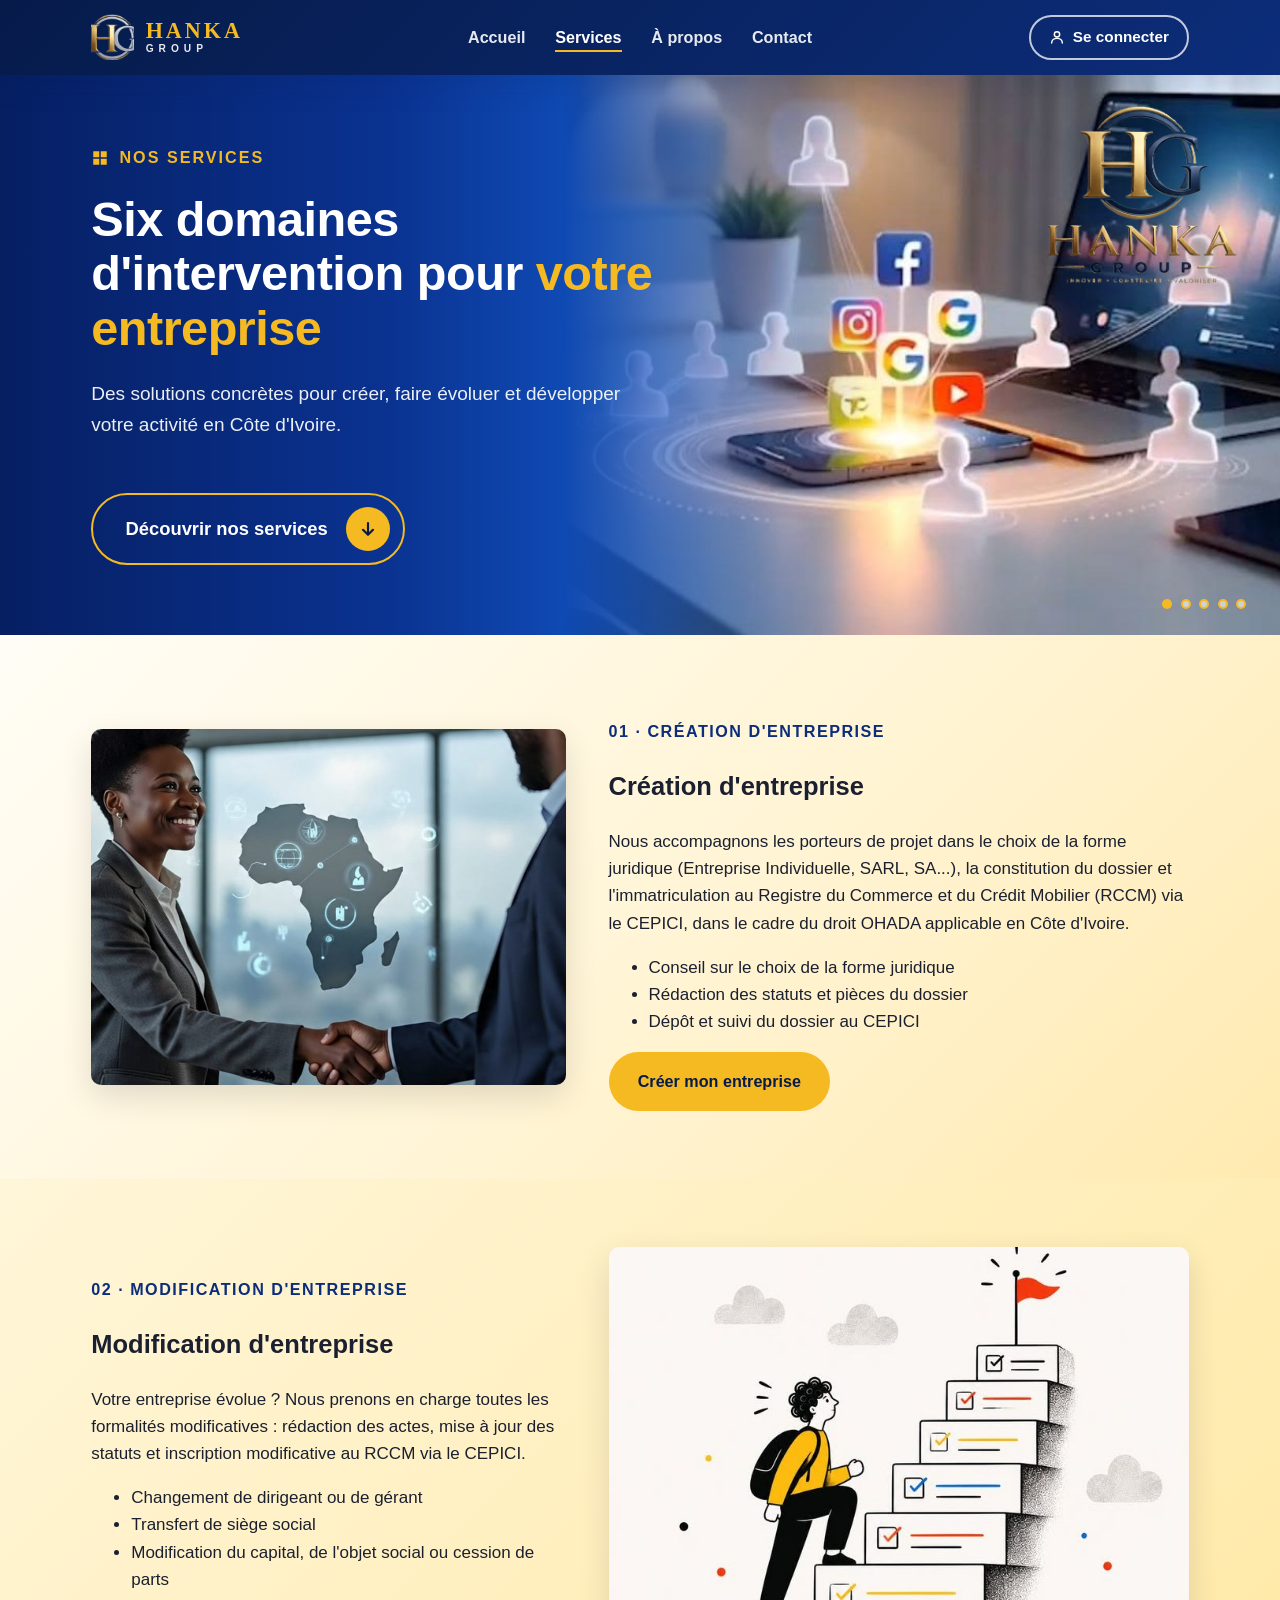
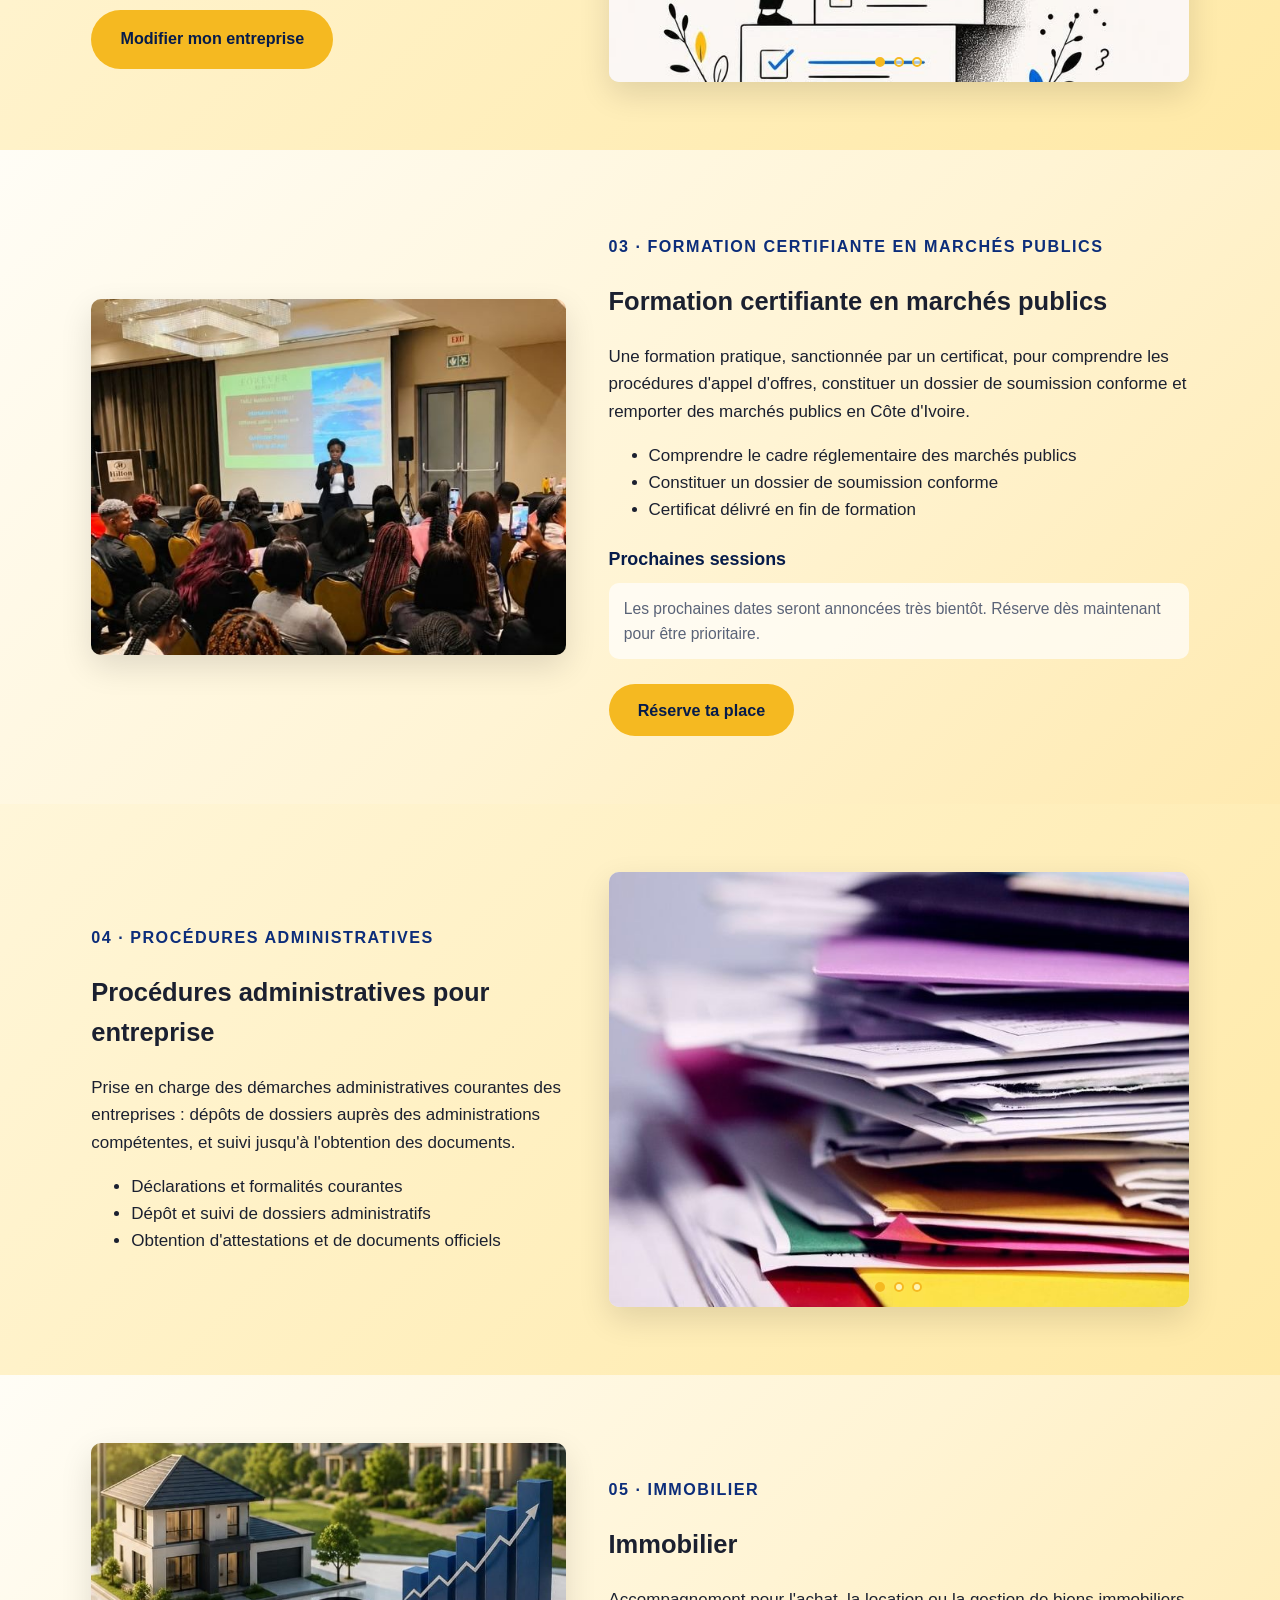
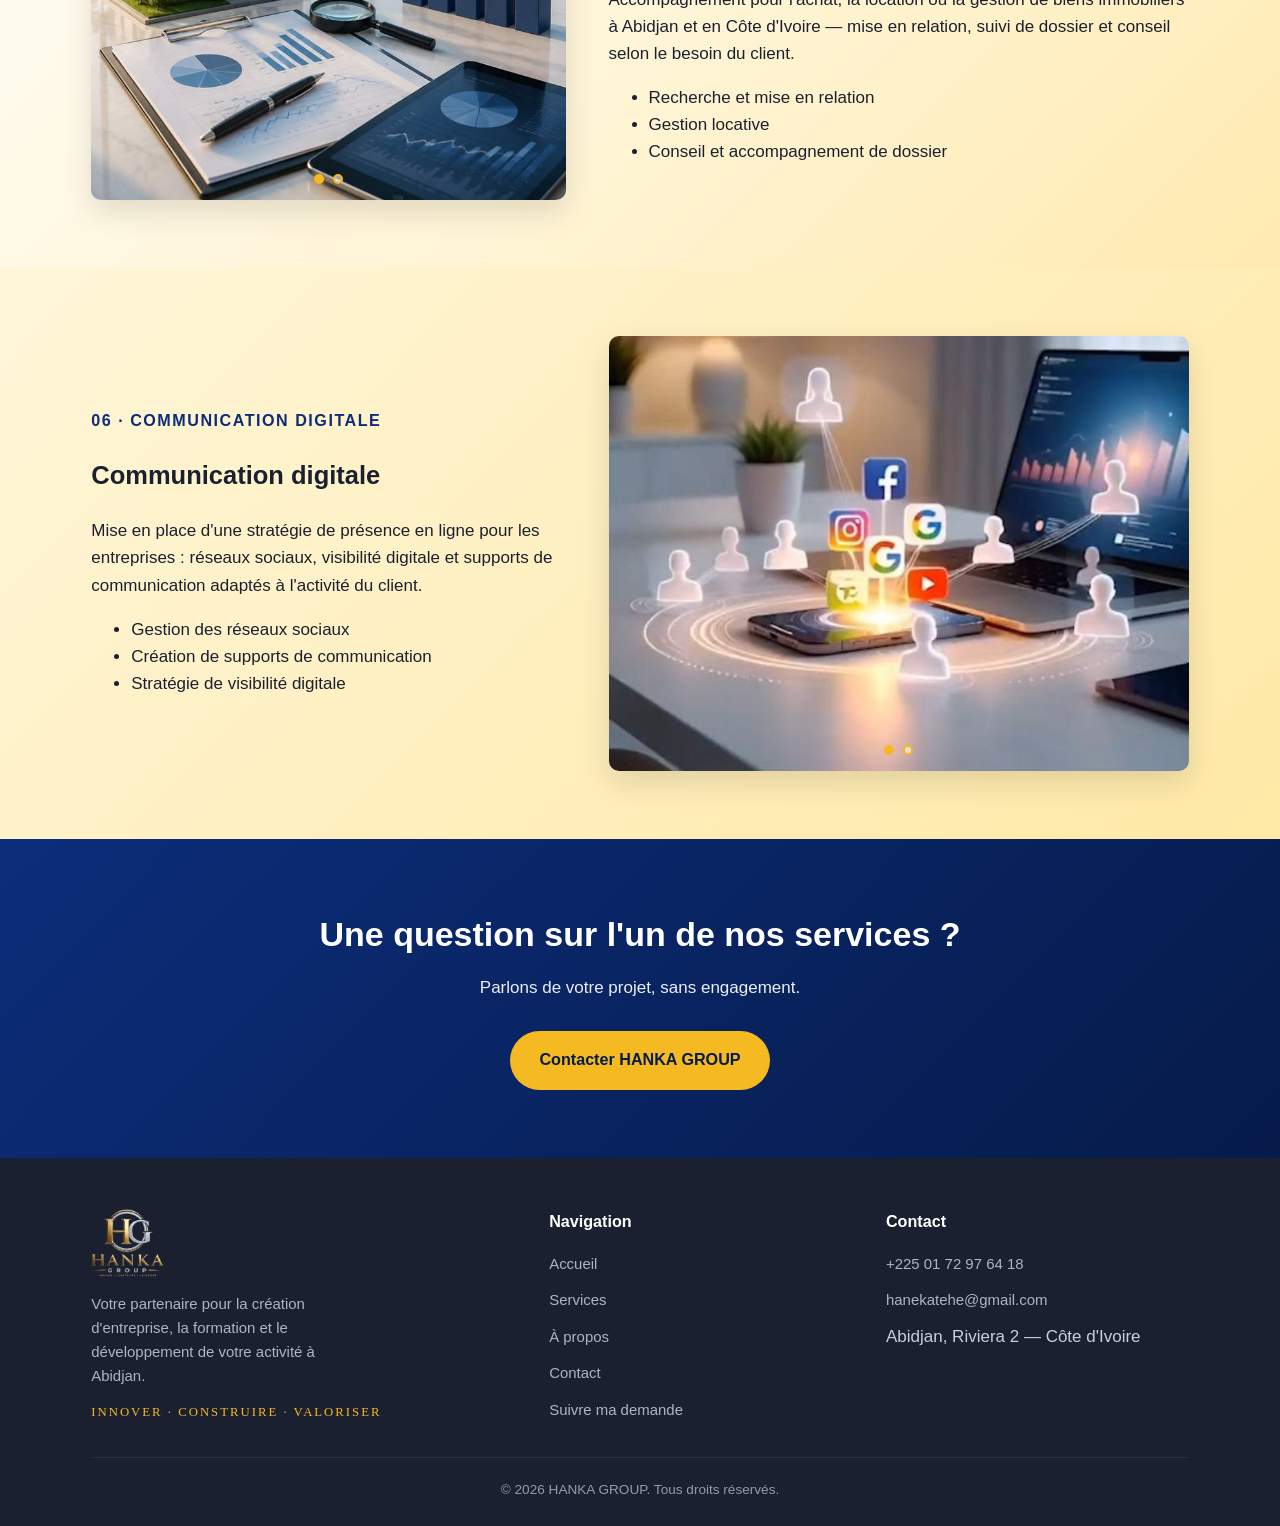
<file: services.html>
<!DOCTYPE html>
<html lang="fr">
<head>
<meta charset="UTF-8">
<meta name="viewport" content="width=device-width, initial-scale=1.0">
<title>Nos services — HANKA GROUP</title>
<meta name="description" content="Découvrez les 6 domaines d'intervention de HANKA GROUP à Abidjan : création d'entreprise, formations, procédures administratives, immobilier et communication digitale.">
<link rel="canonical" href="https://hankagroup.ci/services.html">
<link rel="icon" href="assets/favicon.png" type="image/png">
<link rel="apple-touch-icon" href="assets/apple-touch-icon.png">
<link rel="stylesheet" href="css/style.css?v=202610162058">
</head>
<body>

<header class="site-header">
  <nav class="nav container">
    <a href="index.html" class="logo" aria-label="HANKA GROUP — accueil">
      <img src="assets/logo-hanka-mark-clair.png" alt="Logo HANKA GROUP">
      <span class="logo-text">
        <span class="logo-name">HANKA</span>
        <span class="logo-group">GROUP</span>
      </span>
    </a>
    <button class="nav-toggle" aria-label="Ouvrir le menu" aria-expanded="false">
      <span></span><span></span><span></span>
    </button>
    <ul class="nav-links">
      <li><a href="index.html">Accueil</a></li>
      <li><a href="services.html" aria-current="page">Services</a></li>
      <li><a href="a-propos.html">À propos</a></li>
      <li><a href="contact.html">Contact</a></li>
    </ul>
    <div class="nav-droite">
      <a href="connexion.html" class="nav-connexion"><svg width="16" height="16" viewBox="0 0 24 24" fill="none" stroke="currentColor" stroke-width="2.2" stroke-linecap="round" stroke-linejoin="round" aria-hidden="true"><circle cx="12" cy="8" r="4"/><path d="M4 21c0-4 3.6-7 8-7s8 3 8 7"/></svg>Se connecter</a>
    </div>
  </nav>
</header>

<main>

  <section class="hero hero-v3 hero-v3-page">
    <!-- Photos qui défilent à droite, fondues dans le dégradé (modifiables dans l'admin : onglet Visuels) -->
    <div class="hero-slider hero-v3-photos" aria-roledescription="carrousel" aria-label="Nos services en images">
      <div class="hero-slide is-active">
        <img data-visuel="services-haut-1" src="assets/services/communication-reseaux.jpg" alt="Smartphone connecté aux réseaux sociaux">
      </div>
      <div class="hero-slide">
        <img data-visuel="services-haut-2" src="assets/services/immobilier-maquette.jpg" alt="Maquette de maison et graphiques du marché immobilier">
      </div>
      <div class="hero-slide">
        <img data-visuel="services-haut-3" src="assets/services/modification-croissance.jpg" alt="Équipe analysant la croissance d'une entreprise">
      </div>
      <div class="hero-slide">
        <img data-visuel="services-haut-4" src="assets/hero/services-dossiers.jpg" alt="Pile de dossiers administratifs">
      </div>
      <div class="hero-slide">
        <img data-visuel="services-haut-5" src="assets/services/creation-entreprise.jpg" alt="Poignée de main entre une entrepreneure et un partenaire">
      </div>
      <div class="hero-dots" role="tablist" aria-label="Choisir une image"></div>
    </div>
    <img class="hero-v3-logo" src="assets/logo-hanka-group.png" alt="HANKA GROUP — Innover, Construire, Valoriser">

    <div class="container hero-v3-contenu">
      <div class="hero-v3-texte">
        <p class="hero-v3-lieu">
          <svg width="18" height="18" viewBox="0 0 24 24" aria-hidden="true"><path fill="currentColor" d="M3 3h8v8H3zm10 0h8v8h-8zM3 13h8v8H3zm10 0h8v8h-8z"/></svg>
          Nos services
        </p>
        <h1>Six domaines d'intervention pour <span>votre entreprise</span></h1>
        <p>Des solutions concrètes pour créer, faire évoluer et développer votre activité en Côte d'Ivoire.</p>
        <a href="#creation" class="hero-v3-bouton">
          Découvrir nos services
          <span aria-hidden="true">
            <svg width="20" height="20" viewBox="0 0 24 24" fill="none" stroke="currentColor" stroke-width="2.6" stroke-linecap="round" stroke-linejoin="round"><path d="M12 5v14M6 13l6 6 6-6"/></svg>
          </span>
        </a>
      </div>
    </div>
  </section>


  <section id="creation">
    <div class="container about-grid">
      <div class="service-galerie" data-galerie="creation">
        <img class="service-photo" src="assets/services/creation-entreprise.jpg" alt="Poignée de main entre une entrepreneure et un partenaire, devant une carte de l'Afrique" loading="lazy">
      </div>
      <div>
        <p class="section-eyebrow">01 · Création d'entreprise</p>
        <h2>Création d'entreprise</h2>
        <p>Nous accompagnons les porteurs de projet dans le choix de la forme juridique (Entreprise Individuelle, SARL, SA...), la constitution du dossier et l'immatriculation au Registre du Commerce et du Crédit Mobilier (RCCM) via le CEPICI, dans le cadre du droit OHADA applicable en Côte d'Ivoire.</p>
        <ul>
          <li>Conseil sur le choix de la forme juridique</li>
          <li>Rédaction des statuts et pièces du dossier</li>
          <li>Dépôt et suivi du dossier au CEPICI</li>
        </ul>
        <a href="creer-entreprise.html" class="btn btn-primary">Créer mon entreprise</a>
      </div>
    </div>
  </section>

  <section id="modification" class="bg-alt">
    <div class="container about-grid">
      <div>
        <p class="section-eyebrow">02 · Modification d'entreprise</p>
        <h2>Modification d'entreprise</h2>
        <p>Votre entreprise évolue ? Nous prenons en charge toutes les formalités modificatives : rédaction des actes, mise à jour des statuts et inscription modificative au RCCM via le CEPICI.</p>
        <ul>
          <li>Changement de dirigeant ou de gérant</li>
          <li>Transfert de siège social</li>
          <li>Modification du capital, de l'objet social ou cession de parts</li>
        </ul>
        <a href="modifier-entreprise.html" class="btn btn-primary">Modifier mon entreprise</a>
      </div>
      <div class="service-galerie" data-galerie="modification">
      <div class="hero-slider service-slider" aria-roledescription="carrousel" aria-label="Modification d'entreprise en images">
        <div class="hero-slide is-active">
          <img src="assets/services/modification-etapes.jpg" alt="Illustration : une personne gravit un escalier de démarches validées jusqu'au drapeau d'arrivée">
        </div>
        <div class="hero-slide">
          <img src="assets/services/modification-dossiers.jpg" alt="Pile de dossiers administratifs">
        </div>
        <div class="hero-slide">
          <img src="assets/services/modification-croissance.jpg" alt="Équipe analysant la croissance d'une entreprise : graphiques et flèche dorée ascendante">
        </div>
        <div class="hero-dots" role="tablist" aria-label="Choisir une image"></div>
      </div>
      </div>
    </div>
  </section>

  <section id="formation">
    <div class="container about-grid">
      <div class="service-galerie" data-galerie="formation">
        <img class="service-photo service-photo-haut" src="assets/services/formation-conference.jpg" alt="Une intervenante anime une formation devant une salle comble" loading="lazy">
      </div>
      <div>
        <p class="section-eyebrow">03 · Formation certifiante en marchés publics</p>
        <h2>Formation certifiante en marchés publics</h2>
        <p>Une formation pratique, sanctionnée par un certificat, pour comprendre les procédures d'appel d'offres, constituer un dossier de soumission conforme et remporter des marchés publics en Côte d'Ivoire.</p>
        <ul>
          <li>Comprendre le cadre réglementaire des marchés publics</li>
          <li>Constituer un dossier de soumission conforme</li>
          <li>Certificat délivré en fin de formation</li>
        </ul>
        <div class="sessions-formation" id="sessions-formation">
          <h3>Prochaines sessions</h3>
          <ul class="sessions-liste" id="sessions-liste"></ul>
          <p class="sessions-vide" id="sessions-vide">Les prochaines dates seront annoncées très bientôt. Réserve dès maintenant pour être prioritaire.</p>
        </div>
        <button type="button" class="btn btn-primary" data-ouvrir-reservation>Réserve ta place</button>
      </div>
    </div>
  </section>

  <section id="procedures" class="bg-alt">
    <div class="container about-grid">
      <div>
        <p class="section-eyebrow">04 · Procédures administratives</p>
        <h2>Procédures administratives pour entreprise</h2>
        <p>Prise en charge des démarches administratives courantes des entreprises : dépôts de dossiers auprès des administrations compétentes, et suivi jusqu'à l'obtention des documents.</p>
        <ul>
          <li>Déclarations et formalités courantes</li>
          <li>Dépôt et suivi de dossiers administratifs</li>
          <li>Obtention d'attestations et de documents officiels</li>
        </ul>
      </div>
      <div class="service-galerie" data-galerie="procedures">
      <div class="hero-slider service-slider" aria-roledescription="carrousel" aria-label="Procédures administratives en images">
        <div class="hero-slide is-active">
          <img src="assets/services/procedures-courriers.jpg" alt="Pile de courriers et de dossiers administratifs">
        </div>
        <div class="hero-slide">
          <img src="assets/services/procedures-classeur.jpg" alt="Classement de documents dans un trieur">
        </div>
        <div class="hero-slide">
          <img src="assets/services/procedures-assistant.jpg" alt="Illustration des tâches administratives : courriers, rendez-vous, rapports, emails">
        </div>
        <div class="hero-dots" role="tablist" aria-label="Choisir une image"></div>
      </div>
      </div>
    </div>
  </section>

  <section id="immobilier">
    <div class="container about-grid">
      <div class="service-galerie" data-galerie="immobilier">
      <div class="hero-slider service-slider" aria-roledescription="carrousel" aria-label="Immobilier en images">
        <div class="hero-slide is-active">
          <img src="assets/services/immobilier-maquette.jpg" alt="Maquette de maison, graphiques de marché et tablette d'analyse immobilière">
        </div>
        <div class="hero-slide">
          <img src="assets/services/immobilier-vente.jpg" alt="Maison à vendre, immeubles modernes, clés et calculatrice">
        </div>
        <div class="hero-dots" role="tablist" aria-label="Choisir une image"></div>
      </div>
      </div>
      <div>
        <p class="section-eyebrow">05 · Immobilier</p>
        <h2>Immobilier</h2>
        <p>Accompagnement pour l'achat, la location ou la gestion de biens immobiliers à Abidjan et en Côte d'Ivoire — mise en relation, suivi de dossier et conseil selon le besoin du client.</p>
        <ul>
          <li>Recherche et mise en relation</li>
          <li>Gestion locative</li>
          <li>Conseil et accompagnement de dossier</li>
        </ul>
      </div>
    </div>
  </section>

  <section id="communication" class="bg-alt">
    <div class="container about-grid">
      <div>
        <p class="section-eyebrow">06 · Communication digitale</p>
        <h2>Communication digitale</h2>
        <p>Mise en place d'une stratégie de présence en ligne pour les entreprises : réseaux sociaux, visibilité digitale et supports de communication adaptés à l'activité du client.</p>
        <ul>
          <li>Gestion des réseaux sociaux</li>
          <li>Création de supports de communication</li>
          <li>Stratégie de visibilité digitale</li>
        </ul>
      </div>
      <div class="service-galerie" data-galerie="communication">
      <div class="hero-slider service-slider" aria-roledescription="carrousel" aria-label="Communication digitale en images">
        <div class="hero-slide is-active">
          <img src="assets/services/communication-reseaux.jpg" alt="Smartphone connecté aux réseaux sociaux (Facebook, Instagram, Google, YouTube) et à une communauté">
        </div>
        <div class="hero-slide">
          <img src="assets/services/communication-marketing.jpg" alt="Ordinateur entouré d'icônes de marketing digital : mégaphone, cible, statistiques, mentions J'aime">
        </div>
        <div class="hero-dots" role="tablist" aria-label="Choisir une image"></div>
      </div>
      </div>
    </div>
  </section>

  <section class="cta-band">
    <div class="container">
      <h2>Une question sur l'un de nos services ?</h2>
      <p>Parlons de votre projet, sans engagement.</p>
      <a href="contact.html" class="btn btn-primary">Contacter HANKA GROUP</a>
    </div>
  </section>


  <!-- Réservation de place (formation certifiante) : finalisée sur WhatsApp -->
  <div class="resa-modale" id="resa-modale" role="dialog" aria-modal="true" aria-labelledby="resa-titre" hidden>
    <div class="resa-fond" data-fermer-reservation></div>
    <div class="resa-carte">
      <button type="button" class="resa-fermer" data-fermer-reservation aria-label="Fermer">✕</button>
      <p class="section-eyebrow">Formation certifiante en marchés publics</p>
      <h2 id="resa-titre">Réserve ta place</h2>
      <p class="resa-prix">Réservation : <strong>10 000 FCFA</strong></p>
      <p class="resa-texte">Indique ton nom (facultatif), puis clique sur le bouton : la conversation WhatsApp avec HANKA GROUP s'ouvre avec ton message déjà rédigé. Notre équipe confirme ta place et t'indique comment régler la réservation.</p>
      <div id="resa-bloc-session" hidden>
        <label for="resa-session">Session choisie</label>
        <select id="resa-session"></select>
      </div>
      <label for="resa-nom">Ton nom et prénom (facultatif)</label>
      <input type="text" id="resa-nom" maxlength="100" placeholder="Ex. Awa Koné" autocomplete="name">
      <a class="btn-whatsapp" id="resa-whatsapp" href="https://wa.me/2250172976418" target="_blank" rel="noopener">
        <svg width="22" height="22" viewBox="0 0 24 24" aria-hidden="true"><path fill="currentColor" d="M12.04 2C6.58 2 2.13 6.45 2.13 11.91c0 1.75.46 3.45 1.32 4.95L2.05 22l5.25-1.38c1.45.79 3.08 1.21 4.74 1.21 5.46 0 9.91-4.45 9.91-9.91C21.95 6.45 17.5 2 12.04 2zm5.8 14.14c-.24.68-1.42 1.31-1.95 1.36-.5.05-.97.23-3.27-.68-2.77-1.09-4.52-3.92-4.66-4.1-.13-.18-1.1-1.47-1.1-2.8 0-1.33.7-1.99.95-2.26.24-.27.53-.34.71-.34h.51c.16 0 .38-.06.6.46.24.55.79 1.9.86 2.04.07.14.11.3.02.48-.09.18-.14.3-.27.46-.14.16-.29.36-.41.48-.14.14-.28.29-.12.56.16.27.71 1.17 1.53 1.9 1.05.94 1.94 1.23 2.21 1.37.27.14.43.11.59-.07.16-.18.68-.79.86-1.06.18-.27.36-.23.6-.14.25.09 1.57.74 1.84.88.27.14.45.2.52.32.07.11.07.66-.17 1.33z"/></svg>
        Fais ta réservation : ta place à 10 000 FCFA
      </a>
      <p class="resa-note">WhatsApp : +225 01 72 97 64 18</p>
    </div>
  </div>
</main>

<footer class="site-footer">
  <div class="container">
    <div class="footer-grid">
      <div>
        <img class="footer-logo" src="assets/logo-hanka-group-clair.png" alt="HANKA GROUP">
        <p style="font-size:0.88rem; opacity:0.85; max-width:32ch;">Votre partenaire pour la création d'entreprise, la formation et le développement de votre activité à Abidjan.</p>
        <p class="footer-tagline">Innover · Construire · Valoriser</p>
      </div>
      <div>
        <h3>Navigation</h3>
        <ul>
          <li><a href="index.html">Accueil</a></li>
          <li><a href="services.html">Services</a></li>
          <li><a href="a-propos.html">À propos</a></li>
          <li><a href="contact.html">Contact</a></li>
          <li><a href="suivi.html">Suivre ma demande</a></li>
        </ul>
      </div>
      <div>
        <h3>Contact</h3>
        <ul>
          <li><a href="tel:+2250172976418">+225 01 72 97 64 18</a></li>
          <li><a href="mailto:hanekatehe@gmail.com">hanekatehe@gmail.com</a></li>
          <li>Abidjan, Riviera 2 — Côte d'Ivoire</li>
        </ul>
      </div>
    </div>
    <div class="footer-bottom">
      &copy; <span id="year"></span> HANKA GROUP. Tous droits réservés.
    </div>
  </div>
</footer>

<script src="js/script.js?v=202610162058"></script>
<script src="js/config.js?v=202610162058"></script>
<script src="js/reservation.js?v=202610162058"></script>
<script src="js/galeries.js?v=202610162058"></script>
<script src="js/visuels.js?v=202610162058"></script>
<script>document.getElementById("year").textContent = new Date().getFullYear();</script>
</body>
</html>
</file>
<file: css/style.css>
/* HANKA GROUP — feuille de style principale */

:root {
  --blue-dark: #061b4a;
  --blue: #0c2d7a;
  --blue-light: #1746b3;
  --gold: #f5b921;
  --gold-dark: #d99e0d;
  --white: #ffffff;
  --gray-50: #f7f8fb;
  --gray-100: #eceff5;
  --gray-300: #c7cede;
  --gray-600: #5a6378;
  --gray-900: #1b2030;
  --radius: 10px;
  --shadow: 0 10px 30px rgba(6, 27, 74, 0.12);
  --max-width: 1140px;
  font-size: 17px; /* taille de base de tout le site (était 16px) */
}

* { box-sizing: border-box; min-width: 0; }
[hidden] { display: none !important; }
html { scroll-behavior: smooth; overflow-x: hidden; }
body { overflow-x: hidden; }

body {
  margin: 0;
  font-family: "Segoe UI", Arial, sans-serif;
  color: var(--gray-900);
  background: var(--white);
  line-height: 1.6;
}

img { max-width: 100%; display: block; }

a { color: inherit; text-decoration: none; }

.container {
  max-width: var(--max-width);
  margin: 0 auto;
  padding: 0 1.25rem;
}

/* --- En-tête / navigation --- */
.site-header {
  position: sticky;
  top: 0;
  z-index: 50;
  background: linear-gradient(135deg, var(--blue-dark), var(--blue));
  box-shadow: var(--shadow);
}

.nav {
  display: flex;
  align-items: center;
  justify-content: space-between;
  padding-block: 0.85rem;
}

.logo {
  display: flex;
  align-items: center;
  gap: 0.7rem;
  line-height: 1;
}
.logo img {
  height: 46px;
  width: auto;
  flex: none;
}
.logo-text {
  display: flex;
  flex-direction: column;
  gap: 2px;
}
.logo-name {
  font-family: Georgia, "Times New Roman", serif;
  font-size: 1.3rem;
  font-weight: 700;
  letter-spacing: 3px;
  color: var(--gold);
  line-height: 1;
}
.logo-group {
  font-size: 0.6rem;
  font-weight: 700;
  letter-spacing: 5px;
  color: var(--white);
  opacity: 0.9;
  line-height: 1;
}

.nav-links {
  display: flex;
  gap: 1.75rem;
  list-style: none;
  margin: 0;
  padding: 0;
}
.nav-links a {
  color: var(--white);
  font-weight: 600;
  font-size: 0.95rem;
  opacity: 0.9;
  transition: opacity 0.15s;
}
.nav-links a:hover,
.nav-links a[aria-current="page"] { opacity: 1; border-bottom: 2px solid var(--gold); padding-bottom: 4px; }

.nav-cta {
  background: var(--gold);
  color: var(--blue-dark) !important;
  padding: 0.55rem 1.25rem;
  border-radius: 999px;
  font-weight: 700 !important;
  white-space: nowrap;
}
.nav-cta:hover { background: var(--gold-dark); }

.nav-toggle {
  display: none;
  flex-direction: column;
  gap: 5px;
  background: none;
  border: none;
  cursor: pointer;
  padding: 0.5rem;
}
.nav-toggle span {
  width: 24px;
  height: 2px;
  background: var(--white);
  border-radius: 2px;
}

/* --- Hero --- */
.hero {
  background: linear-gradient(135deg, var(--blue-dark) 0%, var(--blue) 55%, var(--blue-light) 100%);
  color: var(--white);
  padding: 4.5rem 0 5rem;
  position: relative;
  overflow: hidden;
}
.hero::after {
  content: "";
  position: absolute;
  right: -10%;
  top: -20%;
  width: 480px;
  height: 480px;
  background: radial-gradient(circle, rgba(245, 185, 33, 0.25), transparent 70%);
}
.hero .container {
  display: grid;
  grid-template-columns: 1.1fr 0.9fr;
  gap: 2.5rem;
  align-items: center;
  position: relative;
}
.hero-eyebrow {
  color: var(--gold);
  font-weight: 700;
  letter-spacing: 2px;
  text-transform: uppercase;
  font-size: 0.8rem;
}
.hero h1 {
  font-size: clamp(1.8rem, 4vw, 2.75rem);
  margin: 0.6rem 0 1rem;
  line-height: 1.2;
}
.hero p {
  font-size: 1.05rem;
  color: var(--gray-100);
  max-width: 46ch;
}
.hero p.hero-eyebrow { max-width: none; color: var(--gold); }
.hero-actions { display: flex; gap: 1rem; margin-top: 1.75rem; flex-wrap: wrap; }

.btn {
  display: inline-block;
  padding: 0.85rem 1.6rem;
  border-radius: 999px;
  font-weight: 700;
  font-size: 0.95rem;
  border: 2px solid transparent;
  cursor: pointer;
  transition: transform 0.12s, box-shadow 0.12s;
}
.btn:hover { transform: translateY(-2px); }
.btn-primary { background: var(--gold); color: var(--blue-dark); }
.btn-primary:hover { background: var(--gold-dark); }
.btn-outline { border-color: var(--white); color: var(--white); }
.btn-outline:hover { background: rgba(255,255,255,0.1); }

.hero-figure {
  background: rgba(255,255,255,0.08);
  border: 1px dashed rgba(255,255,255,0.4);
  border-radius: var(--radius);
  min-height: 280px;
  display: flex;
  align-items: center;
  justify-content: center;
  text-align: center;
  color: var(--gray-100);
  font-size: 0.9rem;
  padding: 1.5rem;
}

/* Diaporama du bloc d'accueil : logo puis photos, en fondu */
.hero-slider {
  position: relative;
  width: 100%;
  max-width: 420px;
  justify-self: center;
  aspect-ratio: 3 / 4;
  border-radius: 16px;
  overflow: hidden;
  box-shadow: 0 18px 50px rgba(0, 0, 0, 0.3);
  border: 2px solid rgba(245, 185, 33, 0.55);
  background: var(--blue-dark);
}
.hero-slide {
  position: absolute;
  inset: 0;
  opacity: 0;
  transition: opacity 1s ease;
}
.hero-slide.is-active { opacity: 1; }
.hero-slide img {
  width: 100%;
  height: 100%;
  object-fit: cover;
  display: block;
}
.hero-slide-logo {
  background: linear-gradient(160deg, #ffffff, #f4f1ea);
  display: flex;
  flex-direction: column;
  align-items: center;
  justify-content: center;
  gap: 1rem;
  padding: 2rem;
}
.hero-slide-logo img {
  height: auto;
  max-width: 300px;
  object-fit: contain;
}
.hero-dots {
  position: absolute;
  left: 0;
  right: 0;
  bottom: 0.9rem;
  display: flex;
  justify-content: center;
  gap: 0.5rem;
  z-index: 2;
}
.hero-dots button {
  width: 10px;
  height: 10px;
  padding: 0;
  border-radius: 50%;
  border: 2px solid var(--gold);
  background: rgba(255, 255, 255, 0.6);
  cursor: pointer;
}
.hero-dots button[aria-selected="true"] { background: var(--gold); }
@media (prefers-reduced-motion: reduce) {
  .hero-slide { transition: none; }
}

/* --- Sections génériques --- */
section { padding: 4rem 0; }
.section-head { text-align: center; max-width: 640px; margin: 0 auto 2.75rem; }
.section-eyebrow {
  color: var(--blue-light);
  font-weight: 700;
  letter-spacing: 2px;
  text-transform: uppercase;
  font-size: 0.78rem;
}
.section-head h2 { font-size: clamp(1.5rem, 3vw, 2.1rem); margin: 0.5rem 0 0.75rem; }
.section-head p { color: var(--gray-600); }

.bg-alt { background: var(--gray-50); }

/* --- Grille de services --- */
.services-grid {
  display: grid;
  grid-template-columns: repeat(3, 1fr);
  gap: 1.5rem;
}
.service-card {
  background: var(--white);
  border: 1px solid var(--gray-100);
  border-radius: var(--radius);
  padding: 1.75rem 1.5rem;
  box-shadow: var(--shadow);
  transition: transform 0.15s;
}
.service-card:hover { transform: translateY(-4px); }
.service-icon {
  width: 52px;
  height: 52px;
  border-radius: 12px;
  background: linear-gradient(135deg, var(--blue), var(--blue-light));
  display: flex;
  align-items: center;
  justify-content: center;
  margin-bottom: 1rem;
  color: var(--gold);
}
.service-card h3 { margin: 0 0 0.5rem; font-size: 1.1rem; }
.service-card p { color: var(--gray-600); font-size: 0.92rem; margin: 0 0 1rem; }
.service-card a { color: var(--blue-light); font-weight: 700; font-size: 0.9rem; }

/* --- Processus / étapes --- */
.steps {
  display: grid;
  grid-template-columns: repeat(4, 1fr);
  gap: 1.5rem;
  counter-reset: step;
}
.step {
  text-align: center;
  padding: 1.5rem 1rem;
}
.step::before {
  counter-increment: step;
  content: counter(step);
  display: flex;
  align-items: center;
  justify-content: center;
  width: 46px;
  height: 46px;
  margin: 0 auto 1rem;
  border-radius: 50%;
  background: var(--blue-dark);
  color: var(--gold);
  font-weight: 800;
}
.step h3 { margin: 0 0 0.4rem; font-size: 1.02rem; }
.step p { color: var(--gray-600); font-size: 0.9rem; margin: 0; }

/* --- Pourquoi nous / atouts --- */
.features {
  display: grid;
  grid-template-columns: repeat(2, 1fr);
  gap: 1.25rem;
}
/* Nombre impair d'atouts : le dernier est centré sous les autres */
.features > .feature:last-child:nth-child(odd) {
  grid-column: 1 / -1;
  justify-self: center;
  width: calc(50% - 0.625rem);
}
.feature {
  display: flex;
  gap: 1rem;
  align-items: flex-start;
  padding: 1.25rem;
  background: var(--white);
  border-radius: var(--radius);
  border: 1px solid var(--gray-100);
}
.feature .dot {
  flex: none;
  width: 10px;
  height: 10px;
  margin-top: 6px;
  border-radius: 50%;
  background: var(--gold);
}
.feature h3 { margin: 0 0 0.3rem; font-size: 1rem; }
.feature p { margin: 0; color: var(--gray-600); font-size: 0.9rem; }

/* --- CTA bandeau --- */
.cta-band {
  background: linear-gradient(135deg, var(--blue), var(--blue-dark));
  color: var(--white);
  text-align: center;
}
.cta-band h2 { font-size: clamp(1.4rem, 3vw, 2rem); margin: 0 0 0.75rem; }
.cta-band p { color: var(--gray-100); margin: 0 0 1.75rem; }

/* --- Page À propos --- */
.about-grid {
  display: grid;
  grid-template-columns: 0.9fr 1.1fr;
  gap: 2.5rem;
  align-items: center;
}
.placeholder-box {
  background: var(--gray-100);
  border: 2px dashed var(--gray-300);
  border-radius: var(--radius);
  min-height: 260px;
  display: flex;
  align-items: center;
  justify-content: center;
  color: var(--gray-600);
  text-align: center;
  padding: 1.5rem;
  font-size: 0.9rem;
}

.service-photo {
  width: 100%;
  aspect-ratio: 4 / 3;
  object-fit: cover;
  border-radius: var(--radius);
  box-shadow: 0 12px 32px rgba(0, 0, 0, 0.12);
}

/* --- Contact --- */
.contact-grid {
  display: grid;
  grid-template-columns: 1fr 1fr;
  gap: 2.5rem;
}
.contact-info {
  display: flex;
  flex-direction: column;
  gap: 1.25rem;
}
.contact-item {
  display: flex;
  gap: 1rem;
  align-items: flex-start;
}
.contact-item .icon {
  flex: none;
  width: 42px;
  height: 42px;
  border-radius: 10px;
  background: var(--blue);
  color: var(--gold);
  display: flex;
  align-items: center;
  justify-content: center;
}
.contact-item h3 { margin: 0 0 0.2rem; font-size: 0.95rem; }
.contact-item p { margin: 0; color: var(--gray-600); font-size: 0.92rem; }

form.contact-form {
  display: flex;
  flex-direction: column;
  gap: 1rem;
  background: var(--gray-50);
  padding: 1.75rem;
  border-radius: var(--radius);
  border: 1px solid var(--gray-100);
}
.form-row { display: grid; grid-template-columns: 1fr 1fr; gap: 1rem; }
label { font-size: 0.85rem; font-weight: 700; color: var(--gray-900); margin-bottom: 0.3rem; display: block; }
input, select, textarea {
  width: 100%;
  padding: 0.7rem 0.85rem;
  border: 1px solid var(--gray-300);
  border-radius: 8px;
  font-family: inherit;
  font-size: 0.95rem;
}
textarea { resize: vertical; min-height: 110px; }
.form-note { font-size: 0.8rem; color: var(--gray-600); }

/* --- Parcours « Créer mon entreprise » --- */
.wizard-section { padding: 2.5rem 0 4rem; background: var(--gray-50); }
.wizard { max-width: 860px; }
.wizard-steps {
  list-style: none;
  display: flex;
  gap: 0.5rem;
  padding: 0;
  margin: 0 0 1.75rem;
  counter-reset: etape;
  flex-wrap: wrap;
}
.wizard-steps li {
  flex: 1 1 140px;
  counter-increment: etape;
  font-size: 0.82rem;
  font-weight: 700;
  color: var(--gray-600);
  padding: 0.6rem 0.75rem;
  border-bottom: 3px solid var(--gray-300);
}
.wizard-steps li::before {
  content: counter(etape);
  display: inline-grid;
  place-items: center;
  width: 1.5rem;
  height: 1.5rem;
  margin-right: 0.45rem;
  border-radius: 50%;
  background: var(--gray-300);
  color: var(--white);
  font-size: 0.75rem;
}
.wizard-steps li.is-done { color: var(--blue); border-color: var(--blue); }
.wizard-steps li.is-done::before { background: var(--blue); }
.wizard-steps li.is-current { color: var(--blue-dark); border-color: var(--gold); }
.wizard-steps li.is-current::before { background: var(--gold); color: var(--blue-dark); }

.wizard-panel {
  border: 0;
  margin: 0;
  padding: 1.75rem;
  background: var(--white);
  border-radius: var(--radius);
  box-shadow: var(--shadow);
  scroll-margin-top: 90px;
}
.wizard-panel legend {
  float: left;
  width: 100%;
  font-size: 1.25rem;
  font-weight: 700;
  color: var(--blue-dark);
  margin-bottom: 1.25rem;
}
.wizard-panel legend + * { clear: both; }
.wizard-panel .form-row { margin-bottom: 1rem; }
.wizard-hint { font-size: 0.85rem; color: var(--gray-600); }
.wizard-error {
  margin-top: 1rem;
  padding: 0.7rem 0.9rem;
  border-radius: 8px;
  background: #fdecec;
  color: #a61b1b;
  font-size: 0.9rem;
  font-weight: 600;
}
.wizard-nav {
  display: flex;
  justify-content: space-between;
  gap: 1rem;
  margin-top: 1.5rem;
  flex-wrap: wrap;
}
.btn-ghost { background: transparent; color: var(--blue); border-color: var(--gray-300); }
.btn-ghost:hover { border-color: var(--blue); }
.btn:disabled { opacity: 0.5; cursor: not-allowed; transform: none; }
.hp { position: absolute; left: -9999px; width: 1px; height: 1px; overflow: hidden; }

/* Liste des formes juridiques (cliquer = passer à l'étape suivante) */
.forme-list { display: grid; grid-template-columns: repeat(auto-fill, minmax(200px, 1fr)); gap: 0.75rem; }
.forme-btn {
  padding: 1.1rem 1rem;
  border: 0;
  border-radius: 8px;
  background: linear-gradient(135deg, var(--blue), var(--blue-light));
  color: var(--white);
  font: inherit;
  font-weight: 700;
  letter-spacing: 0.5px;
  text-transform: uppercase;
  cursor: pointer;
  transition: transform 0.12s, box-shadow 0.12s;
}
.forme-btn:nth-child(odd) { background: linear-gradient(135deg, var(--blue-dark), var(--blue)); }
.forme-btn:hover, .forme-btn:focus-visible { transform: translateY(-2px); box-shadow: 0 8px 18px rgba(6, 27, 74, 0.25); }
.forme-btn[aria-checked="true"] { outline: 3px solid var(--gold); outline-offset: 2px; }

/* Cartes des packs */
.pack-list { display: grid; grid-template-columns: 1fr 1fr; gap: 1.25rem; margin-bottom: 1.5rem; }
.pack-card {
  position: relative;
  display: flex;
  flex-direction: column;
  gap: 0.4rem;
  text-align: left;
  padding: 1.75rem 1.5rem 1.5rem;
  border: 2px solid var(--gold);
  border-radius: 12px;
  background: var(--blue-dark);
  color: var(--white);
  font: inherit;
  cursor: pointer;
  transition: transform 0.12s, box-shadow 0.12s;
}
.pack-card-premium { background: linear-gradient(160deg, var(--blue), var(--blue-dark)); }
.pack-card:hover { transform: translateY(-3px); box-shadow: 0 14px 30px rgba(6, 27, 74, 0.3); }
.pack-card[aria-checked="true"] { box-shadow: 0 0 0 4px rgba(245, 185, 33, 0.55); }
.pack-badge {
  position: absolute;
  top: -0.8rem;
  right: 1.25rem;
  background: var(--gold);
  color: var(--blue-dark);
  font-size: 0.7rem;
  font-weight: 800;
  letter-spacing: 0.5px;
  text-transform: uppercase;
  padding: 0.3rem 0.75rem;
  border-radius: 6px;
}
.pack-nom { color: var(--gold); font-weight: 800; font-size: 1.1rem; text-transform: uppercase; letter-spacing: 0.5px; }
.pack-prix {
  color: var(--gold);
  font-weight: 800;
  font-size: 1.6rem;
  padding-bottom: 0.9rem;
  border-bottom: 1px solid rgba(255, 255, 255, 0.35);
}
.pack-card ul { list-style: none; padding: 0; margin: 0.6rem 0 1rem; font-size: 0.88rem; }
.pack-card li { position: relative; padding-left: 1.4rem; margin-bottom: 0.45rem; }
.pack-card li::before { content: "✓"; position: absolute; left: 0; color: var(--gold); font-weight: 700; }
.pack-choisir {
  margin-top: auto;
  text-align: center;
  padding: 0.65rem;
  border-radius: 999px;
  background: var(--gold);
  color: var(--blue-dark);
  font-weight: 800;
}

/* Cases à cocher du parcours « Modifier mon entreprise » */
.choix-list { display: grid; grid-template-columns: 1fr 1fr; gap: 0.75rem; margin: 0.75rem 0 1.5rem; }
.choix-carte {
  display: flex;
  gap: 0.75rem;
  align-items: flex-start;
  margin: 0;
  padding: 1rem 1.1rem;
  border: 2px solid var(--gray-300);
  border-radius: 10px;
  background: var(--white);
  cursor: pointer;
  transition: border-color 0.12s, background 0.12s;
}
.choix-carte:hover { border-color: var(--blue-light); }
.choix-carte:has(input:checked) { border-color: var(--gold); background: #fff9e8; }
.choix-carte input { width: 1.15rem; height: 1.15rem; margin-top: 0.15rem; flex-shrink: 0; accent-color: var(--blue); }
.choix-texte { display: flex; flex-direction: column; gap: 0.2rem; }
.choix-texte strong { font-size: 1rem; color: var(--blue-dark); }
.choix-texte small { font-weight: 400; color: var(--gray-600); font-size: 0.82rem; }
.label-espace { margin-top: 0.5rem; }
.recap-devis { font-size: 1.05rem !important; }

/* Récapitulatif */
.recap { background: var(--gray-50); border: 1px solid var(--gray-100); border-radius: var(--radius); padding: 1.25rem 1.5rem; }
.recap h3 { margin: 0 0 0.75rem; font-size: 1rem; color: var(--blue-dark); }
.recap dl { display: grid; grid-template-columns: max-content 1fr; gap: 0.4rem 1.25rem; margin: 0; font-size: 0.92rem; }
.recap dt { color: var(--gray-600); }
.recap dd { margin: 0; font-weight: 600; overflow-wrap: anywhere; }
.recap-prix { margin: 1rem 0 0; padding-top: 0.9rem; border-top: 1px solid var(--gray-300); font-size: 1.05rem; }
.recap-prix strong { color: var(--blue); font-size: 1.35rem; }
.confirm-line { display: flex; gap: 0.6rem; align-items: flex-start; margin-top: 1.25rem; font-weight: 600; cursor: pointer; }
.confirm-line input { width: auto; margin-top: 0.2rem; }

/* Écran final */
.wizard-done { text-align: center; padding: 3rem 1.5rem; }
.wizard-done:focus { outline: none; }
.done-icon {
  width: 64px;
  height: 64px;
  margin: 0 auto 1rem;
  display: grid;
  place-items: center;
  border-radius: 50%;
  background: var(--gold);
  color: var(--blue-dark);
  font-size: 2rem;
  font-weight: 800;
}
.wizard-done h2 { color: var(--blue-dark); margin-bottom: 0.5rem; }
.done-ref { color: var(--gray-600); font-size: 0.9rem; margin-bottom: 1.5rem; }

@media (max-width: 720px) {
  .pack-list { grid-template-columns: 1fr; }
  .choix-list { grid-template-columns: 1fr; }
  .wizard-panel { padding: 1.25rem; }
  .forme-list { grid-template-columns: 1fr; }
}

/* --- Espace admin --- */
.admin-body { background: var(--gray-50); }
.admin-main { padding: 2.5rem 0 4rem; }
.admin-main .container { max-width: 1400px; }
.admin-main section { padding: 0; }
.admin-logout { padding: 0.5rem 1.1rem; font-size: 0.85rem; background: transparent; }
.admin-login {
  max-width: 420px;
  margin: 2rem auto;
  padding: 2rem;
  background: var(--white);
  border-radius: var(--radius);
  box-shadow: var(--shadow);
}
.admin-login h1 { font-size: 1.5rem; color: var(--blue-dark); margin-top: 0; }
.admin-login form { display: flex; flex-direction: column; gap: 0.5rem; }
.admin-login .btn { margin-top: 0.75rem; }
.admin-head { display: flex; justify-content: space-between; align-items: flex-start; gap: 1rem; flex-wrap: wrap; }
.admin-head h1 { font-size: 1.5rem; color: var(--blue-dark); margin: 0; }
.admin-sub { color: var(--gray-600); font-size: 0.85rem; margin: 0.25rem 0 0; }
.admin-actions { display: flex; gap: 0.75rem; align-items: center; flex-wrap: wrap; }
.admin-export { display: inline-flex; gap: 0.4rem; align-items: center; flex-wrap: wrap; }
.admin-export-label { font-size: 0.85rem; font-weight: 700; color: var(--gray-600); }
.admin-actions .btn { padding: 0.5rem 1rem; font-size: 0.85rem; }
.admin-types { display: inline-flex; margin-top: 1.5rem; border: 2px solid var(--blue); border-radius: 10px; overflow: hidden; flex-wrap: wrap; }
.admin-types button {
  padding: 0.6rem 1.2rem;
  border: 0;
  background: var(--white);
  color: var(--blue);
  font: inherit;
  font-weight: 700;
  cursor: pointer;
}
.admin-types button[aria-selected="true"] { background: var(--blue); color: var(--white); }
.admin-types span { font-size: 0.75rem; font-weight: 700; color: var(--gold-dark); margin-left: 0.3rem; }
.admin-types button[aria-selected="true"] span { color: var(--gold); }
.cellule-texte { max-width: 320px; white-space: normal; line-height: 1.45; }
.admin-filtres { display: flex; gap: 0.5rem; flex-wrap: wrap; margin: 1.5rem 0 1rem; }
.admin-filtres button {
  padding: 0.45rem 0.9rem;
  border: 1px solid var(--gray-300);
  border-radius: 999px;
  background: var(--white);
  font: inherit;
  font-size: 0.85rem;
  font-weight: 600;
  cursor: pointer;
}
.admin-filtres button[aria-selected="true"] { background: var(--blue); border-color: var(--blue); color: var(--white); }
.admin-table-wrap { overflow-x: auto; background: var(--white); border-radius: var(--radius); box-shadow: var(--shadow); }
.admin-table { width: 100%; border-collapse: collapse; font-size: 0.85rem; min-width: 1100px; }
.admin-table th {
  text-align: left;
  padding: 0.75rem;
  background: var(--blue-dark);
  color: var(--white);
  font-weight: 700;
  white-space: nowrap;
}
.admin-table td { padding: 0.65rem 0.75rem; border-bottom: 1px solid var(--gray-100); vertical-align: top; }
.admin-table td a { color: var(--blue); }
.admin-table select, .admin-table textarea { font-size: 0.82rem; padding: 0.35rem 0.5rem; }
.admin-table textarea { min-height: 0; min-width: 180px; }
.admin-table tr.statut-nouveau td:first-child { border-left: 4px solid var(--gold); }
.admin-table tr.statut-traite, .admin-table tr.statut-annule { opacity: 0.6; }
.nowrap { white-space: nowrap; }
.admin-onglets { display: flex; gap: 0.25rem; border-bottom: 2px solid var(--gray-100); margin-bottom: 1.75rem; flex-wrap: wrap; }
.admin-onglets button {
  padding: 0.7rem 1.1rem;
  border: 0;
  border-bottom: 3px solid transparent;
  margin-bottom: -2px;
  background: none;
  font: inherit;
  font-weight: 700;
  color: var(--gray-600);
  cursor: pointer;
}
.admin-onglets button[aria-current="page"] { color: var(--blue-dark); border-bottom-color: var(--gold); }
.admin-alerte {
  margin: -0.75rem 0 1.5rem;
  padding: 0.75rem 1rem;
  border-radius: 8px;
  background: #fff6dc;
  border: 1px solid var(--gold);
  font-weight: 600;
  font-size: 0.9rem;
}
.admin-carte { background: var(--white); border-radius: var(--radius); box-shadow: var(--shadow); padding: 1.75rem; max-width: 900px; }
.admin-carte h1 { font-size: 1.5rem; color: var(--blue-dark); margin: 0; }
.admin-carte .admin-table-wrap { box-shadow: none; border: 1px solid var(--gray-100); margin-top: 1.25rem; }
.admin-table-compacte { min-width: 640px; }
.admin-form { display: flex; flex-direction: column; gap: 0.5rem; max-width: 560px; margin-top: 1.75rem; }
.admin-form h2 { font-size: 1.1rem; color: var(--blue-dark); margin: 0 0 0.5rem; }
.admin-form .btn { align-self: flex-start; margin-top: 0.5rem; }
.admin-form .form-row { margin-bottom: 0.25rem; }
.input-bouton { display: flex; gap: 0.5rem; }
.input-bouton .btn { flex-shrink: 0; margin: 0; padding: 0.5rem 1rem; }
.admin-succes {
  padding: 0.75rem 1rem;
  border-radius: 8px;
  background: #e8f6ec;
  color: #1d6b35;
  font-size: 0.9rem;
  line-height: 1.6;
  overflow-wrap: anywhere;
}
.btn-petit { padding: 0.35rem 0.8rem; font-size: 0.8rem; }
.btn-danger { border-color: #c62828; color: #c62828; }
.admin-vide { text-align: center; color: var(--gray-600); padding: 2rem; }

/* --- Pied de page --- */
.site-footer {
  background: var(--gray-900);
  color: var(--gray-300);
  padding: 3rem 0 1.5rem;
}
.footer-grid {
  display: grid;
  grid-template-columns: 1.4fr 1fr 1fr;
  gap: 2rem;
  margin-bottom: 2rem;
}
.footer-grid h3 { color: var(--white); font-size: 0.95rem; margin: 0 0 0.9rem; }
.footer-logo { height: 68px; width: auto; margin-bottom: 0.9rem; }
.footer-tagline {
  font-family: Georgia, "Times New Roman", serif;
  font-size: 0.75rem;
  letter-spacing: 2px;
  text-transform: uppercase;
  color: var(--gold);
  margin: 0.6rem 0 0;
}
.footer-grid ul { list-style: none; margin: 0; padding: 0; display: flex; flex-direction: column; gap: 0.55rem; }
.footer-grid a { font-size: 0.88rem; opacity: 0.85; }
.footer-grid a:hover { opacity: 1; text-decoration: underline; }
.footer-bottom {
  border-top: 1px solid rgba(255,255,255,0.1);
  padding-top: 1.25rem;
  text-align: center;
  font-size: 0.8rem;
  opacity: 0.7;
}

/* --- Responsive --- */
@media (max-width: 900px) {
  .hero .container { grid-template-columns: 1fr; }
  .hero-figure { min-height: 200px; }
  .services-grid { grid-template-columns: repeat(2, 1fr); }
  .steps { grid-template-columns: repeat(2, 1fr); }
  .features { grid-template-columns: 1fr; }
  .features > .feature:last-child:nth-child(odd) { width: auto; justify-self: stretch; }
  .about-grid { grid-template-columns: 1fr; }
  .contact-grid { grid-template-columns: 1fr; }
  .footer-grid { grid-template-columns: 1fr 1fr; }
}

@media (max-width: 680px) {
  .nav-links, .nav-cta { display: none; }
  .nav-toggle { display: flex; }
  .nav.open .nav-links {
    display: flex;
    flex-direction: column;
    position: absolute;
    top: 100%;
    left: 0;
    right: 0;
    background: var(--blue-dark);
    padding: 1rem 1.25rem 1.5rem;
    gap: 1rem;
  }
  .nav.open .nav-cta {
    display: inline-block;
    margin: 0 1.25rem 1.25rem;
  }
  .services-grid { grid-template-columns: 1fr; }
  .steps { grid-template-columns: 1fr; }
  .form-row { grid-template-columns: 1fr; }
  .footer-grid { grid-template-columns: 1fr; }
}

/* --- Chiffres clés (accueil) --- */
.chiffres { padding: 2.5rem 0; background: var(--white); border-bottom: 1px solid var(--gray-100); }
.chiffres-grid { display: grid; grid-template-columns: repeat(2, 1fr); gap: 1.5rem; max-width: 900px; }
.chiffre {
  text-align: center;
  padding: 1.5rem 1rem;
  border-radius: var(--radius);
  background: linear-gradient(135deg, var(--blue-dark), var(--blue));
  color: var(--white);
  box-shadow: var(--shadow);
}
.chiffre-valeur {
  margin: 0;
  font-size: clamp(2.2rem, 5vw, 3rem);
  font-weight: 800;
  line-height: 1.1;
  color: var(--gold);
}
.chiffre-valeur small {
  display: block;
  font-size: 0.9rem;
  font-weight: 700;
  letter-spacing: 2px;
  text-transform: uppercase;
  color: var(--white);
  opacity: 0.85;
  margin-bottom: 0.25rem;
}
.chiffre-libelle { margin: 0.5rem 0 0; font-size: 1rem; font-weight: 600; }
@media (max-width: 640px) {
  .chiffres-grid { grid-template-columns: 1fr; }
}

/* --- Témoignages vidéo (accueil) --- */
.temoignages { background: #eaf1ff; }
.temoignages-head { display: flex; justify-content: space-between; align-items: flex-end; gap: 1rem; margin-bottom: 1.5rem; }
.temoignages-head h2 { margin: 0; font-size: clamp(1.6rem, 3.5vw, 2.2rem); color: var(--blue-dark); }
.temoignages-head h2 span { color: var(--blue-light); }
.temoignages-nav { display: flex; gap: 0.5rem; }
.temoignages-fleche {
  width: 44px;
  height: 44px;
  border-radius: 50%;
  border: 2px solid var(--blue);
  background: var(--white);
  color: var(--blue);
  font-size: 1.1rem;
  font-weight: 700;
  cursor: pointer;
}
.temoignages-fleche:hover { background: var(--blue); color: var(--white); }
.temoignages-liste {
  list-style: none;
  margin: 0;
  padding: 0 0 1rem;
  display: grid;
  grid-auto-flow: column;
  grid-auto-columns: minmax(230px, 1fr);
  gap: 1.25rem;
  overflow-x: auto;
  scroll-snap-type: x mandatory;
  scrollbar-width: thin;
}
@media (min-width: 900px) {
  .temoignages-liste { grid-auto-columns: calc((100% - 3 * 1.25rem) / 4); }
}
.temoignage {
  scroll-snap-align: start;
  background: var(--white);
  border-radius: 12px;
  padding: 0.75rem;
  box-shadow: 0 6px 18px rgba(6, 27, 74, 0.08);
  display: flex;
  flex-direction: column;
  gap: 0.75rem;
}
.temoignage-video {
  position: relative;
  display: block;
  width: 100%;
  aspect-ratio: 1 / 1;
  padding: 0;
  border: 0;
  border-radius: 8px;
  overflow: hidden;
  cursor: pointer;
  background: linear-gradient(135deg, var(--blue-dark), var(--blue));
}
.temoignage-video img { width: 100%; height: 100%; object-fit: cover; display: block; transition: transform 0.3s; }
.temoignage-video:hover img { transform: scale(1.04); }
.temoignage-sans-image {
  display: grid;
  place-items: center;
  width: 100%;
  height: 100%;
  font-size: 3rem;
  font-weight: 800;
  color: var(--gold);
}
.temoignage-play {
  position: absolute;
  top: 50%;
  left: 50%;
  width: 52px;
  height: 52px;
  margin: -26px 0 0 -26px;
  border: 3px solid var(--white);
  border-radius: 50%;
  background: rgba(6, 27, 74, 0.35);
  transition: background 0.2s, transform 0.2s;
}
.temoignage-play::after {
  content: "";
  position: absolute;
  top: 50%;
  left: 54%;
  transform: translate(-50%, -50%);
  border-style: solid;
  border-width: 9px 0 9px 15px;
  border-color: transparent transparent transparent var(--white);
}
.temoignage-video:hover .temoignage-play, .temoignage-video:focus-visible .temoignage-play { background: var(--gold); transform: scale(1.08); }
.temoignage-infos { display: flex; flex-direction: column; gap: 0.15rem; padding: 0 0.25rem 0.25rem; font-size: 0.88rem; color: var(--gray-600); }
.temoignage-infos strong { color: var(--blue-dark); font-size: 1rem; }
.temoignage-service { color: var(--gold-dark); font-weight: 700; font-size: 0.8rem; text-transform: uppercase; letter-spacing: 0.5px; }

/* Fenêtre de lecture vidéo */
.video-modale { position: fixed; inset: 0; z-index: 1000; display: grid; place-items: center; padding: 1rem; }
.video-modale-fond { position: absolute; inset: 0; background: rgba(4, 12, 34, 0.85); }
.video-modale-contenu { position: relative; width: min(900px, 100%); }
.video-modale-lecteur { aspect-ratio: 16 / 9; background: #000; border-radius: 10px; overflow: hidden; }
.video-modale-lecteur iframe, .video-modale-lecteur video { width: 100%; height: 100%; border: 0; display: block; }
.video-modale-fermer {
  position: absolute;
  top: -2.75rem;
  right: 0;
  width: 2.25rem;
  height: 2.25rem;
  border: 0;
  border-radius: 50%;
  background: var(--white);
  color: var(--blue-dark);
  font-size: 1rem;
  font-weight: 800;
  cursor: pointer;
}
@media (max-width: 640px) {
  .temoignages-nav { display: none; }
  .temoignages-liste { grid-auto-columns: 75%; }
}

/* --- Espace admin : gestion des témoignages --- */
.admin-carte-large { max-width: 1000px; }
.admin-form-large { max-width: 720px; }
.temoi-admin-liste { list-style: none; padding: 0; margin: 1.25rem 0 0; display: flex; flex-direction: column; gap: 0.75rem; }
.temoi-admin {
  display: grid;
  grid-template-columns: 96px 1fr auto;
  gap: 1rem;
  align-items: center;
  padding: 0.75rem;
  border: 1px solid var(--gray-100);
  border-radius: 10px;
  background: var(--gray-50);
}
.temoi-masque { opacity: 0.6; }
.temoi-admin-image {
  display: grid;
  place-items: center;
  width: 96px;
  height: 96px;
  border-radius: 8px;
  overflow: hidden;
  background: linear-gradient(135deg, var(--blue-dark), var(--blue));
  color: var(--gold);
  font-size: 1.5rem;
}
.temoi-admin-image img { width: 100%; height: 100%; object-fit: cover; }
.temoi-admin-infos { display: flex; flex-direction: column; gap: 0.15rem; font-size: 0.88rem; color: var(--gray-600); }
.temoi-admin-infos strong { color: var(--blue-dark); font-size: 1rem; }
.temoi-etat { font-size: 0.8rem; font-weight: 700; color: var(--blue); }
.temoi-admin-actions { display: flex; gap: 0.4rem; flex-wrap: wrap; justify-content: flex-end; }
.temoi-source { border: 0; padding: 0; margin: 0.75rem 0 0.25rem; }
.temoi-source legend { font-size: 0.85rem; font-weight: 700; margin-bottom: 0.4rem; }
.temoi-radio { display: flex; gap: 0.5rem; align-items: center; font-weight: 600; font-size: 0.92rem; margin-bottom: 0.3rem; cursor: pointer; }
.temoi-radio input { width: auto; }
input[type="file"] { padding: 0.5rem; background: var(--white); }
@media (max-width: 640px) {
  .temoi-admin { grid-template-columns: 72px 1fr; }
  .temoi-admin-image { width: 72px; height: 72px; }
  .temoi-admin-actions { grid-column: 1 / -1; justify-content: flex-start; }
}

/* Diaporama dans une section de la page Services (format paysage) */
.service-slider {
  max-width: none;
  aspect-ratio: 4 / 3;
  justify-self: stretch;
  border: 0;
  border-radius: var(--radius);
  box-shadow: 0 12px 32px rgba(0, 0, 0, 0.12);
  background: var(--gray-100);
}

/* En-tête sur ordinateur : logo à gauche, menu centré, bouton éventuel à droite */
@media (min-width: 681px) {
  .nav { display: grid; grid-template-columns: 1fr auto 1fr; gap: 1.5rem; }
  .nav .logo { justify-self: start; }
  .nav .nav-links { justify-self: center; }
  .nav .nav-cta { justify-self: end; }
}

/* Bouton « Se connecter » en haut à droite (espace admin / collaborateurs) */
.nav-droite { display: flex; align-items: center; gap: 0.75rem; }
.nav-connexion {
  display: inline-flex;
  align-items: center;
  gap: 0.45rem;
  padding: 0.5rem 1.05rem;
  border: 2px solid rgba(255, 255, 255, 0.75);
  border-radius: 999px;
  color: var(--white);
  font-weight: 700;
  font-size: 0.9rem;
  white-space: nowrap;
  transition: background 0.15s, border-color 0.15s, color 0.15s;
}
.nav-connexion:hover { background: var(--white); border-color: var(--white); color: var(--blue-dark); }
@media (min-width: 681px) {
  .nav .nav-droite { justify-self: end; }
}
@media (max-width: 680px) {
  .nav-droite { margin-left: auto; order: 2; }
  .nav-toggle { order: 3; }
  .nav-droite .nav-cta, .nav.open .nav-droite .nav-cta { display: none; }
  .nav-connexion { padding: 0.4rem 0.8rem; font-size: 0.82rem; }
}
@media (max-width: 380px) {
  .nav-connexion { font-size: 0; gap: 0; padding: 0.45rem; }
  .nav-connexion svg { width: 18px; height: 18px; }
}

/* --- Connexion / inscription --- */
.auth-section { padding: 3rem 0 4rem; background: var(--gray-50); }
.auth-carte { max-width: 560px; margin: 0 auto; background: var(--white); border-radius: var(--radius); box-shadow: var(--shadow); overflow: hidden; }
.auth-onglets { display: grid; grid-template-columns: 1fr 1fr; }
.auth-onglets button {
  padding: 1rem;
  border: 0;
  border-bottom: 3px solid var(--gray-100);
  background: var(--gray-50);
  font: inherit;
  font-weight: 700;
  color: var(--gray-600);
  cursor: pointer;
}
.auth-onglets button[aria-selected="true"] { background: var(--white); color: var(--blue-dark); border-bottom-color: var(--gold); }
.auth-form { display: flex; flex-direction: column; gap: 0.45rem; padding: 1.75rem; }
.auth-form .form-row { margin-bottom: 0.25rem; }
.auth-form .btn { margin-top: 0.75rem; }
.auth-intro { margin: 0 0 0.75rem; color: var(--gray-600); font-size: 0.92rem; }
.auth-aide { margin: 0.5rem 0 0; font-size: 0.85rem; color: var(--gray-600); text-align: center; }
.auth-titre { margin: 0 0 0.25rem; font-size: 1.5rem; color: var(--blue-dark); }
.auth-aide a { color: var(--blue); font-weight: 600; }

/* --- Espace client --- */
.espace-section { padding: 2.5rem 0 4rem; background: var(--gray-50); min-height: 60vh; }
.espace-chargement { text-align: center; color: var(--gray-600); padding: 3rem 0; }
.espace-entete { display: flex; justify-content: space-between; align-items: flex-end; gap: 1.25rem; flex-wrap: wrap; margin-bottom: 2rem; }
.espace-entete h1 { margin: 0.2rem 0 0; color: var(--blue-dark); font-size: clamp(1.6rem, 3vw, 2rem); }
.espace-actions { display: flex; gap: 0.6rem; flex-wrap: wrap; }
.espace-actions .btn { padding: 0.65rem 1.2rem; font-size: 0.9rem; }
.espace-titre { font-size: 1.25rem; color: var(--blue-dark); margin: 0 0 1rem; }
.espace-vide { background: var(--white); border-radius: var(--radius); padding: 1.5rem; box-shadow: var(--shadow); }
.espace-demandes { display: flex; flex-direction: column; gap: 1.25rem; }
.espace-demande { background: var(--white); border-radius: var(--radius); box-shadow: var(--shadow); padding: 1.5rem; border-left: 5px solid var(--gold); }
.espace-demande.statut-en_cours { border-left-color: var(--blue-light); }
.espace-demande.statut-traite { border-left-color: #2e9d57; }
.espace-demande.statut-annule { border-left-color: var(--gray-300); opacity: 0.8; }
.espace-demande-tete { display: flex; justify-content: space-between; align-items: flex-start; gap: 1rem; }
.espace-demande-tete h3 { margin: 0; color: var(--blue-dark); font-size: 1.1rem; }
.espace-demande-tete .admin-sub { margin: 0.2rem 0 0; }
.espace-statut { flex-shrink: 0; padding: 0.35rem 0.9rem; border-radius: 999px; font-size: 0.82rem; font-weight: 800; background: #fff3d1; color: #8a5a00; }
.statut-en_cours .espace-statut { background: #e1eaff; color: var(--blue); }
.statut-traite .espace-statut { background: #e3f5e9; color: #1d6b35; }
.statut-annule .espace-statut { background: var(--gray-100); color: var(--gray-600); }
.espace-statut-aide { margin: 0.6rem 0 1rem; font-size: 0.9rem; color: var(--gray-600); }
.espace-details { display: grid; grid-template-columns: repeat(auto-fit, minmax(170px, 1fr)); gap: 0.75rem 1.5rem; margin: 0 0 1.25rem; }
.espace-details dt { font-size: 0.78rem; color: var(--gray-600); text-transform: uppercase; letter-spacing: 0.5px; }
.espace-details dd { margin: 0.1rem 0 0; font-weight: 700; color: var(--gray-900); }
.espace-docs { border-top: 1px solid var(--gray-100); padding-top: 1rem; }
.espace-docs h4 { margin: 0 0 0.6rem; font-size: 0.95rem; color: var(--blue-dark); }
.espace-docs ul { list-style: none; padding: 0; margin: 0 0 0.75rem; display: flex; flex-direction: column; gap: 0.4rem; }
.espace-docs li { display: flex; justify-content: space-between; align-items: center; gap: 1rem; padding: 0.5rem 0.75rem; background: var(--gray-50); border-radius: 8px; font-size: 0.9rem; overflow-wrap: anywhere; }
.espace-docs li small { color: var(--gray-600); }
.espace-doc-actions { display: flex; gap: 0.75rem; flex-shrink: 0; }
.lien-bouton { border: 0; background: none; padding: 0; font: inherit; font-weight: 700; color: var(--blue); cursor: pointer; }
.lien-danger { color: #c62828; }
.espace-depot { display: inline-flex; position: relative; cursor: pointer; margin: 0; }
.espace-depot input { position: absolute; inset: 0; opacity: 0; cursor: pointer; }
.espace-depot span { padding: 0.55rem 1.1rem; border: 2px dashed var(--blue-light); border-radius: 999px; color: var(--blue); font-weight: 700; font-size: 0.9rem; }
.espace-depot:hover span, .espace-depot:focus-within span { background: #eef3ff; }
.espace-depot-etat { margin: 0.5rem 0 0; font-size: 0.88rem; font-weight: 600; color: var(--blue); }
@media (max-width: 640px) {
  .espace-demande-tete { flex-direction: column; }
  .espace-docs li { flex-direction: column; align-items: flex-start; }
}

/* Parcours : client connecté / invitation à créer un compte */
.wizard-connecte { margin: -0.5rem 0 1rem; padding: 0.65rem 0.9rem; border-radius: 8px; background: #eef3ff; font-size: 0.88rem; color: var(--blue-dark); }
.wizard-connecte a { color: var(--blue); font-weight: 700; text-decoration: underline; }
.wizard-connecte-ok { background: #e3f5e9; color: #1d6b35; font-weight: 600; }
.done-compte { margin: -0.75rem auto 1.5rem; max-width: 46ch; font-size: 0.95rem; }
.done-compte a { color: var(--blue); font-weight: 700; text-decoration: underline; }

/* Espace admin : documents des clients et badge « Compte client » */
.badge-compte { display: inline-block; margin-bottom: 0.35rem; padding: 0.15rem 0.55rem; border-radius: 999px; background: #e1eaff; color: var(--blue); font-size: 0.72rem; font-weight: 800; white-space: nowrap; }
.admin-docs { list-style: none; margin: 0; padding: 0; display: flex; flex-direction: column; gap: 0.25rem; }
.admin-docs .lien-bouton { font-size: 0.8rem; text-align: left; overflow-wrap: anywhere; }

/* --- Fonds en dégradé jaune (remplace les fonds blancs / gris clair des pages) --- */
:root {
  --degrade-jaune: linear-gradient(135deg, #fffdf6 0%, #fff4d4 55%, #ffeab0 100%);
  --degrade-jaune-alt: linear-gradient(135deg, #fff6d9 0%, #ffe9a6 100%);
}
body { background: #fffaf0; }
main > section:not(.hero):not(.cta-band):not(.temoignages):not(.bg-alt) { background: var(--degrade-jaune); }
main > section.bg-alt { background: var(--degrade-jaune-alt); }
.admin-body { background: var(--degrade-jaune) fixed; }
.chiffres { border-bottom-color: rgba(217, 158, 13, 0.25); }
/* Les cartes restent blanches pour ressortir sur le fond jaune */
.feature { background: var(--white); }

/* --- Textes gris légèrement agrandis (meilleure lisibilité) --- */
.section-head p { font-size: 1.05rem; }
.service-card p, .contact-item p { font-size: 0.98rem; }
.step p, .feature p { font-size: 0.96rem; }
.placeholder-box { font-size: 0.96rem; }
.form-note { font-size: 0.88rem; }
.wizard-hint { font-size: 0.92rem; }
.wizard-steps li { font-size: 0.88rem; }
.choix-texte small { font-size: 0.88rem; }
.recap dl { font-size: 0.98rem; }
.done-ref { font-size: 0.96rem; }
.admin-sub { font-size: 0.92rem; }
.temoignage-infos, .temoi-admin-infos { font-size: 0.94rem; }
.auth-intro { font-size: 0.98rem; }
.auth-aide { font-size: 0.92rem; }
.espace-statut-aide { font-size: 0.96rem; }
.espace-details dt { font-size: 0.84rem; }
.espace-docs li small { font-size: 0.85rem; }

/* Intitulés bleus des services (« 01 · CRÉATION D'ENTREPRISE »...) : plus grands et plus gras */
.section-eyebrow { font-size: 0.95rem; font-weight: 800; letter-spacing: 1.5px; color: var(--blue); }

/* --- Fenêtre « Réserve ta place » (formation) et bouton WhatsApp --- */
.resa-modale { position: fixed; inset: 0; z-index: 1000; display: grid; place-items: center; padding: 1rem; }
.resa-fond { position: absolute; inset: 0; background: rgba(4, 12, 34, 0.7); }
.resa-carte {
  position: relative;
  width: min(520px, 100%);
  max-height: calc(100vh - 2rem);
  overflow-y: auto;
  padding: 2rem 1.75rem 1.5rem;
  border-radius: 14px;
  background: var(--degrade-jaune);
  box-shadow: 0 24px 60px rgba(0, 0, 0, 0.35);
  display: flex;
  flex-direction: column;
  gap: 0.6rem;
}
.resa-carte h2 { margin: 0; color: var(--blue-dark); font-size: 1.6rem; }
.resa-carte .section-eyebrow { margin: 0; font-size: 0.82rem; }
.resa-prix { margin: 0; font-size: 1.05rem; }
.resa-prix strong { color: var(--blue); font-size: 1.35rem; }
.resa-texte { margin: 0 0 0.25rem; font-size: 0.95rem; color: var(--gray-600); }
.resa-fermer {
  position: absolute;
  top: 0.75rem;
  right: 0.75rem;
  width: 2.2rem;
  height: 2.2rem;
  border: 0;
  border-radius: 50%;
  background: var(--white);
  color: var(--blue-dark);
  font-weight: 800;
  cursor: pointer;
  box-shadow: 0 2px 8px rgba(0, 0, 0, 0.12);
}
.btn-whatsapp {
  display: flex;
  align-items: center;
  justify-content: center;
  gap: 0.6rem;
  margin-top: 0.75rem;
  padding: 0.95rem 1.25rem;
  border-radius: 999px;
  background: #25d366;
  color: #fff;
  font-weight: 800;
  font-size: 1rem;
  text-align: center;
  box-shadow: 0 8px 20px rgba(37, 211, 102, 0.35);
  transition: transform 0.12s, background 0.12s;
}
.btn-whatsapp:hover { background: #1ebe5b; transform: translateY(-2px); }
.resa-note { margin: 0.25rem 0 0; text-align: center; font-size: 0.85rem; color: var(--gray-600); }

/* --- Prochaines sessions de formation (page Services) --- */
.sessions-formation { margin: 1.25rem 0 1.5rem; }
.sessions-formation h3 { margin: 0 0 0.6rem; font-size: 1.05rem; color: var(--blue-dark); }
.sessions-liste { list-style: none; margin: 0; padding: 0; display: flex; flex-direction: column; gap: 0.6rem; }
.sessions-liste:empty { display: none; }
.session {
  display: grid;
  grid-template-columns: auto 1fr auto;
  gap: 0.9rem;
  align-items: center;
  padding: 0.75rem 0.9rem;
  background: var(--white);
  border-radius: 10px;
  box-shadow: 0 4px 14px rgba(6, 27, 74, 0.08);
}
.session-date {
  display: flex;
  flex-direction: column;
  align-items: center;
  justify-content: center;
  width: 3.4rem;
  height: 3.4rem;
  border-radius: 10px;
  background: linear-gradient(135deg, var(--blue-dark), var(--blue));
  color: var(--white);
  line-height: 1.05;
}
.session-date strong { font-size: 1.35rem; color: var(--gold); }
.session-date span { font-size: 0.72rem; text-transform: uppercase; letter-spacing: 1px; }
.session-infos { display: flex; flex-direction: column; gap: 0.1rem; font-size: 0.9rem; color: var(--gray-600); }
.session-infos strong { color: var(--blue-dark); font-size: 0.98rem; }
.session-note { font-style: italic; }
.sessions-vide { margin: 0; padding: 0.75rem 0.9rem; border-radius: 10px; background: rgba(255, 255, 255, 0.7); font-size: 0.92rem; color: var(--gray-600); }
#resa-bloc-session { display: flex; flex-direction: column; gap: 0.3rem; }
@media (max-width: 480px) {
  .session { grid-template-columns: auto 1fr; }
  .session .btn { grid-column: 1 / -1; }
}
.session-date-admin { width: 96px; height: 96px; }
.session-date-admin strong { font-size: 2rem; }
.form-boutons { display: flex; gap: 0.75rem; flex-wrap: wrap; align-items: center; }
.form-boutons .btn { margin-top: 0.5rem; }
@media (max-width: 640px) { .session-date-admin { width: 72px; height: 72px; } }

.service-photo-haut { object-position: center 30%; }

/* Diaporamas plus dynamiques : fondu plus court */
.hero-slide { transition: opacity 0.6s ease; }

/* --- Espace publicitaire « À la une » (accueil) --- */
.pubs-head { text-align: center; margin-bottom: 1.75rem; }
.pubs-head h2 { margin: 0.4rem 0 0; font-size: clamp(1.5rem, 3vw, 2.1rem); color: var(--blue-dark); }
.pubs-grille { display: grid; grid-template-columns: repeat(auto-fit, minmax(280px, 1fr)); gap: 1.5rem; }
.pubs-grille.pubs-une-seule { max-width: 900px; margin: 0 auto; grid-template-columns: 1fr; }
.pub {
  position: relative;
  display: flex;
  flex-direction: column;
  background: var(--white);
  border-radius: 14px;
  overflow: hidden;
  box-shadow: var(--shadow);
  border: 2px solid rgba(245, 185, 33, 0.55);
}
.pub-image { display: block; aspect-ratio: 16 / 9; overflow: hidden; background: var(--gray-100); }
.pub-image img { width: 100%; height: 100%; object-fit: cover; display: block; transition: transform 0.3s; }
a.pub-image:hover img { transform: scale(1.03); }
.pub-texte { display: flex; flex-direction: column; gap: 0.5rem; padding: 1.1rem 1.25rem 1.3rem; }
.pub-texte h3 { margin: 0; color: var(--blue-dark); font-size: 1.15rem; }
.pub-texte p { margin: 0; color: var(--gray-600); font-size: 0.95rem; }
.pub-texte .btn { align-self: flex-start; margin-top: 0.35rem; }
.pub-mention {
  position: absolute;
  top: 0.6rem;
  left: 0.6rem;
  padding: 0.15rem 0.55rem;
  border-radius: 999px;
  background: rgba(6, 27, 74, 0.75);
  color: var(--white);
  font-size: 0.7rem;
  font-weight: 700;
  letter-spacing: 0.5px;
}

/* --- Espace admin : photos du site --- */
.visuels-page { margin: 1.75rem 0 0.75rem; font-size: 1.1rem; color: var(--blue-dark); }
.visuels-liste { display: grid; grid-template-columns: repeat(auto-fill, minmax(210px, 1fr)); gap: 1rem; }
.visuel-carte { display: flex; flex-direction: column; border: 1px solid var(--gray-100); border-radius: 10px; overflow: hidden; background: var(--gray-50); }
.visuel-perso { border-color: var(--gold); }
.visuel-apercu { position: relative; aspect-ratio: 4 / 3; background: var(--gray-100); }
.visuel-apercu img { width: 100%; height: 100%; object-fit: cover; display: block; }
.visuel-badge { position: absolute; top: 0.4rem; left: 0.4rem; padding: 0.1rem 0.5rem; border-radius: 999px; background: var(--gold); color: var(--blue-dark); font-size: 0.7rem; font-weight: 800; }
.visuel-infos { display: flex; flex-direction: column; gap: 0.1rem; padding: 0.6rem 0.7rem 0.3rem; font-size: 0.82rem; color: var(--gray-600); }
.visuel-infos strong { color: var(--blue-dark); font-size: 0.9rem; }
.visuel-actions { display: flex; gap: 0.4rem; flex-wrap: wrap; padding: 0.5rem 0.7rem 0.75rem; }
.visuel-remplacer { position: relative; overflow: hidden; margin: 0; cursor: pointer; }
.visuel-remplacer input { position: absolute; inset: 0; opacity: 0; cursor: pointer; }
.pub-admin-image { width: 128px; height: 72px; }
@media (max-width: 640px) { .pub-admin-image { width: 96px; height: 54px; } }
.temoi-admin:has(.pub-admin-image) { grid-template-columns: 128px 1fr auto; }
@media (max-width: 640px) { .temoi-admin:has(.pub-admin-image) { grid-template-columns: 96px 1fr; } }
.temoignages-bientot { margin: 0; padding: 1.25rem 1.5rem; border-radius: 12px; background: var(--white); color: var(--gray-600); font-size: 1rem; text-align: center; box-shadow: 0 6px 18px rgba(6, 27, 74, 0.06); }

/* --- Espace admin : galeries des services (7 photos max) --- */
.galeries-admin { display: flex; flex-direction: column; gap: 1rem; margin-bottom: 1rem; }
.galerie-admin { padding: 1rem 1.1rem; border: 1px solid var(--gray-100); border-radius: 12px; background: var(--gray-50); }
.galerie-admin-tete { display: flex; justify-content: space-between; align-items: center; gap: 1rem; margin-bottom: 0.75rem; }
.galerie-admin-tete h3 { margin: 0; font-size: 1rem; color: var(--blue-dark); }
.galerie-compteur { font-size: 0.82rem; font-weight: 800; color: var(--blue); background: #e1eaff; padding: 0.15rem 0.6rem; border-radius: 999px; white-space: nowrap; }
.galerie-pleine { background: #fff3d1; color: #8a5a00; }
.galerie-photos { list-style: none; margin: 0 0 0.75rem; padding: 0; display: grid; grid-template-columns: repeat(auto-fill, minmax(120px, 1fr)); gap: 0.6rem; }
.galerie-photos li { position: relative; aspect-ratio: 4 / 3; border-radius: 8px; overflow: hidden; background: var(--gray-100); }
.galerie-photos img { width: 100%; height: 100%; object-fit: cover; display: block; }
.galerie-rang { position: absolute; top: 0.3rem; left: 0.3rem; min-width: 1.4rem; height: 1.4rem; display: grid; place-items: center; border-radius: 50%; background: var(--blue-dark); color: var(--gold); font-size: 0.75rem; font-weight: 800; }
.galerie-actions { position: absolute; left: 0; right: 0; bottom: 0; display: flex; justify-content: space-between; gap: 0.25rem; padding: 0.3rem; background: linear-gradient(transparent, rgba(4, 12, 34, 0.75)); }
.galerie-actions button { border: 0; border-radius: 6px; padding: 0.2rem 0.45rem; background: rgba(255, 255, 255, 0.92); color: var(--blue-dark); font: inherit; font-size: 0.78rem; font-weight: 800; cursor: pointer; }
.galerie-actions button:disabled { opacity: 0.35; cursor: default; }
.galerie-actions .galerie-suppr { margin-left: auto; color: #c62828; }
.galerie-actions .galerie-confirmer { background: #c62828; color: #fff; }
.galerie-etat { margin: 0.5rem 0 0; font-size: 0.85rem; font-weight: 600; color: var(--blue); }

/* --- Haut de l'accueil : dégradé bleu à gauche, photos qui défilent à droite, logo en haut à droite --- */
.hero-v3 {
  min-height: min(82vh, 720px);
  display: flex;
  align-items: center;
  padding: 4.5rem 0;
  background: linear-gradient(90deg, #061f63 0%, #0a3290 30%, #1257c7 52%, #1d6fe0 70%, #2b7fe8 100%);
}
.hero-v3::after { display: none; }
.hero-v3 .hero-v3-contenu { display: block; position: relative; z-index: 2; width: 100%; }
.hero-v3-texte { max-width: 600px; }

/* Photos : 62 % de la largeur, à droite, fondues dans le dégradé */
.hero-v3 .hero-v3-photos {
  position: absolute;
  top: 0;
  right: 0;
  bottom: 0;
  width: 62%;
  max-width: none;
  aspect-ratio: auto;
  border: 0;
  border-radius: 0;
  box-shadow: none;
  background: transparent;
  -webkit-mask-image: linear-gradient(to right, transparent 0%, rgba(0, 0, 0, 0.6) 22%, #000 42%);
  mask-image: linear-gradient(to right, transparent 0%, rgba(0, 0, 0, 0.6) 22%, #000 42%);
}
.hero-v3 .hero-v3-photos .hero-slide img { object-position: 60% 25%; }
.hero-v3 .hero-dots { left: auto; right: 2rem; bottom: 1.5rem; justify-content: flex-end; z-index: 3; }

.hero-v3-logo {
  position: absolute;
  top: 1.75rem;
  right: 2.5rem;
  z-index: 3;
  width: clamp(130px, 15vw, 230px);
  height: auto;
  filter: drop-shadow(0 4px 14px rgba(0, 0, 0, 0.35));
}

.hero-v3 .hero-v3-lieu {
  display: flex;
  align-items: center;
  gap: 0.6rem;
  margin: 0 0 1.25rem;
  color: var(--gold);
  font-size: 0.95rem;
  font-weight: 800;
  letter-spacing: 2px;
  text-transform: uppercase;
  max-width: none;
}
.hero-v3 h1 {
  margin: 0 0 1.4rem;
  font-size: clamp(2.1rem, 4.3vw, 3.5rem);
  font-weight: 800;
  line-height: 1.12;
  letter-spacing: -0.5px;
}
.hero-v3 h1 span { color: var(--gold); }
.hero-v3-texte > p:not(.hero-v3-lieu) { font-size: 1.12rem; color: rgba(255, 255, 255, 0.92); max-width: 50ch; }

.hero-v3-bouton {
  display: inline-flex;
  align-items: center;
  gap: 1.1rem;
  margin-top: 2rem;
  padding: 0.7rem 0.75rem 0.7rem 1.9rem;
  border: 2px solid var(--gold);
  border-radius: 999px;
  color: var(--white);
  font-weight: 800;
  font-size: 1.08rem;
  transition: background 0.15s, transform 0.12s;
}
.hero-v3-bouton span {
  display: grid;
  place-items: center;
  width: 2.6rem;
  height: 2.6rem;
  border-radius: 50%;
  background: var(--gold);
  color: var(--blue-dark);
  transition: transform 0.15s;
}
.hero-v3-bouton:hover { background: rgba(245, 185, 33, 0.12); transform: translateY(-2px); }
.hero-v3-bouton:hover span { transform: translateX(3px); }

@media (max-width: 900px) {
  .hero-v3 { flex-direction: column; align-items: stretch; min-height: 0; padding: 0 0 3rem; }
  .hero-v3 .hero-v3-photos {
    position: relative;
    order: -1;
    width: 100%;
    height: 300px;
    -webkit-mask-image: linear-gradient(to bottom, #000 55%, transparent 100%);
    mask-image: linear-gradient(to bottom, #000 55%, transparent 100%);
  }
  .hero-v3 .hero-dots { right: 50%; transform: translateX(50%); bottom: 2.5rem; }
  .hero-v3-logo { top: 1rem; right: 1rem; width: 110px; }
  .hero-v3 .hero-v3-contenu { margin-top: -1.5rem; }
  .hero-v3 .hero-v3-lieu { font-size: 0.82rem; }
}
/* Ajustements : photo décalée à droite (dégage le titre), fond plus foncé sur mobile */
.hero-v3 .hero-v3-photos { width: 56%; }
.hero-v3 .hero-v3-photos .hero-slide img { object-position: 72% 25%; }
.hero-v3-texte { max-width: 580px; }
@media (max-width: 900px) {
  .hero-v3 { background: linear-gradient(180deg, #0a3290 0%, #072a7a 45%, #061f63 100%); }
  .hero-v3 .hero-v3-photos { width: 100%; }
  .hero-v3 .hero-v3-photos .hero-slide img { object-position: center 25%; }
}
/* Haut des pages intérieures (Services) : même style que l'accueil, un peu moins haut */
.hero-v3-page { min-height: min(64vh, 560px); padding: 3.5rem 0; }
.hero-v3-page h1 { font-size: clamp(2rem, 3.8vw, 3.1rem); }
.hero-v3-page .hero-v3-photos .hero-slide img { object-position: center center; }
@media (max-width: 900px) { .hero-v3-page { padding: 0 0 3rem; } }

/* Page Contact : confirmation d'envoi */
.contact-merci { text-align: center; padding: 2.5rem 1.5rem; background: var(--white); border-radius: var(--radius); box-shadow: var(--shadow); }
.contact-merci:focus { outline: none; }
.contact-merci h3 { margin: 0 0 0.4rem; color: var(--blue-dark); font-size: 1.3rem; }
.contact-merci p { margin: 0 0 0.4rem; color: var(--gray-600); }
.admin-main section.admin-login { padding: 2rem; }

/* Collaborateurs : statut et actions */
.collab-actions { display: flex; flex-wrap: wrap; gap: 0.35rem; }
.collab-statut { display: inline-block; padding: 0.15rem 0.55rem; border-radius: 999px; background: #e3f4e8; color: #1f7a3e; font-size: 0.75rem; font-weight: 800; }
.collab-statut-bloque { background: #fde4e4; color: #b42318; }
.admin-table tr.collab-bloque td { opacity: 0.75; }

/* Recherche et filtres des tableaux admin */
.admin-recherche { display: flex; flex-wrap: wrap; align-items: center; gap: 0.5rem; margin: 0 0 1rem; }
.admin-recherche input[type="search"] { flex: 1 1 260px; min-width: 0; }
.admin-recherche-champs { display: contents; }
.admin-recherche select, .admin-recherche input { padding: 0.45rem 0.6rem; border: 1px solid var(--gray-300); border-radius: 8px; font: inherit; font-size: 0.9rem; background: var(--white); }
.admin-recherche-date { display: inline-flex; align-items: center; gap: 0.35rem; font-size: 0.88rem; color: var(--gray-600); }
.admin-recherche-total { font-size: 0.85rem; font-weight: 700; color: var(--blue); }
@media (max-width: 640px) {
  .admin-recherche select, .admin-recherche-date { flex: 1 1 45%; }
}

/* Suivi d'une demande sans compte */
.suivi-resultat { padding: 1.5rem; }
.suivi-resultat .espace-demande { box-shadow: none; border: 1px solid var(--gray-200); }
.suivi-etapes { display: flex; gap: 0.35rem; list-style: none; margin: 1rem 0 0; padding: 0; }
.suivi-etapes li { flex: 1; padding: 0.45rem 0.3rem; border-radius: 8px; background: var(--gray-100); color: var(--gray-600); font-size: 0.82rem; font-weight: 700; text-align: center; }
.suivi-etapes li.fait { background: #e1eaff; color: var(--blue); }
.suivi-etapes li.actuel { background: var(--blue); color: var(--white); }
.done-suivi { margin: -0.75rem 0 1.5rem; font-size: 0.92rem; }
.done-suivi a { color: var(--blue); font-weight: 700; }
</file>
